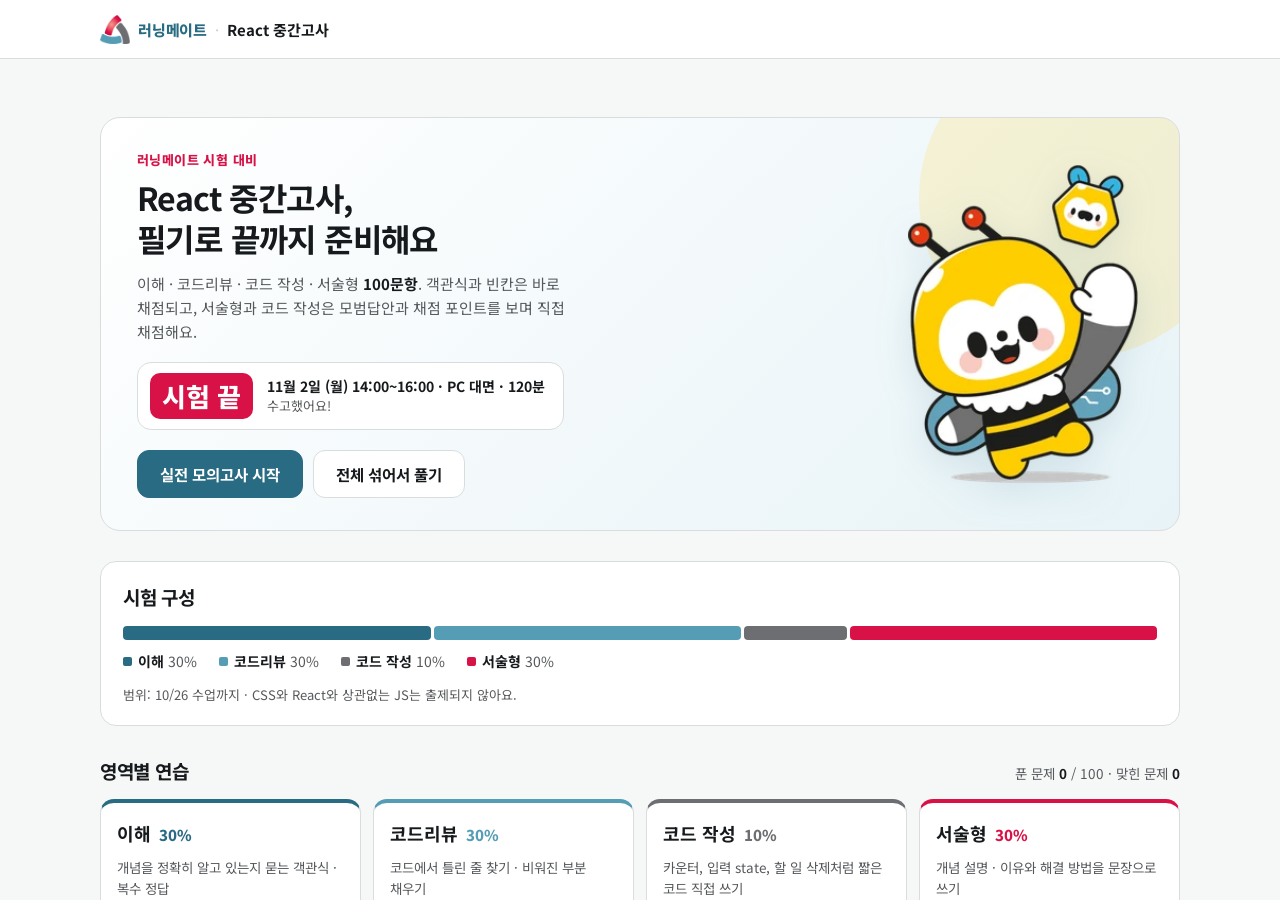
<file: index.html>
<!doctype html>
<html lang="ko">
<head>
<meta charset="utf-8">
<script src="https://learningmate-lab.github.io/track.js" data-site="react-exam-lab" defer></script>
<title>React 중간고사 연습실 · 러닝메이트</title>
<meta name="viewport" content="width=device-width, initial-scale=1">
<link rel="preconnect" href="https://fonts.googleapis.com"><link rel="preconnect" href="https://fonts.gstatic.com" crossorigin>
<link rel="stylesheet" href="https://fonts.googleapis.com/css2?family=Noto+Sans+KR:wght@400;500;700;800&display=swap">
<style>/* React 중간고사 연습실 — 러닝메이트(연암공과대학교) 브랜드 색 */
:root {
  color-scheme: light;
  --bg: #f6f8f8; --card: #ffffff; --fg: #171a1c; --mut: #56595c; --line: #d9ddde; --input: #c9ced0;
  --pri: #286b82; --pri-h: #20576b; --pri-soft: #e7f3f7;
  --red: #d81247; --red-soft: #fce7ec; --blue: #559cb5; --gray: #6d6e71;
  --ok: #236c50; --ok-soft: #e4f2ea; --warn: #8a4d08; --warn-soft: #fff0dc;
  --code: #1e1e1e;
  /* 영역 색: 학교 심벌의 청록 · 하늘 · 회색 · 빨강 */
  --a1: #286b82; --a2: #559cb5; --a3: #6d6e71; --a4: #d81247;
  --ui: "Noto Sans KR", "Apple SD Gothic Neo", system-ui, sans-serif;
  --mono: Consolas, "D2Coding", "Courier New", monospace;
  /* 예전 변수 이름(스크립트 안 인라인 스타일)과 맞춤 */
  --c-mut: var(--mut);
}
[hidden] { display: none !important; }
* { box-sizing: border-box; }
html, body { margin: 0; background: var(--bg); }
button { font-family: inherit; }
.page { position: fixed; inset: 0; overflow: auto; background: var(--bg); color: var(--fg); font: 15px/1.6 var(--ui); -webkit-text-size-adjust: 100%; word-break: keep-all; overflow-wrap: break-word; }

/* ---------- 버튼 ---------- */
.btn { display: inline-flex; align-items: center; justify-content: center; gap: 6px; border: 1px solid var(--line); background: var(--card); color: var(--fg); border-radius: 10px; padding: 9px 16px; font-weight: 700; cursor: pointer; font-size: 14px; line-height: 1.3; text-decoration: none; }
.btn:hover { border-color: var(--pri); color: var(--pri); }
.btn:focus-visible, .acard:focus-visible, .brand:focus-visible { outline: 2px solid var(--pri); outline-offset: 2px; }
.btn.pri { background: var(--pri); border-color: var(--pri); color: #fff; }
.btn.pri:hover { background: var(--pri-h); border-color: var(--pri-h); color: #fff; }
.btn:disabled { opacity: .45; cursor: default; pointer-events: none; }
.btn.lg { padding: 13px 22px; font-size: 15.5px; border-radius: 12px; }
.btn.sm { padding: 6px 12px; font-size: 13.5px; border-radius: 8px; }
.btn.quiet { border-color: transparent; background: transparent; color: var(--mut); font-weight: 600; }
.btn.quiet:hover { color: var(--red); border-color: transparent; }
.btn .cnt { min-width: 22px; padding: 0 6px; border-radius: 999px; background: var(--red-soft); color: var(--red); font-size: 12.5px; font-variant-numeric: tabular-nums; }

/* ---------- 상단 막대 ---------- */
.topbar { position: sticky; top: 0; z-index: 5; background: #fffffff2; border-bottom: 1px solid var(--line); backdrop-filter: blur(6px); }
.tb-in { max-width: 1120px; margin: 0 auto; height: 58px; padding: 0 20px; display: flex; align-items: center; justify-content: space-between; gap: 12px; }
.brand { display: inline-flex; align-items: center; gap: 8px; border: 0; background: none; padding: 4px 6px 4px 0; cursor: pointer; color: var(--fg); font-size: 15px; min-width: 0; border-radius: 8px; }
.brand img { width: 30px; height: 29px; flex: none; }
.brand b { font-weight: 800; letter-spacing: -.2px; color: var(--pri); white-space: nowrap; }
.brand .sep { color: var(--input); }
.brand .tb-t { font-weight: 700; white-space: nowrap; overflow: hidden; text-overflow: ellipsis; }
.tb-r { display: flex; align-items: center; gap: 8px; flex: none; }
.tm { font-variant-numeric: tabular-nums; font-weight: 800; font-size: 14px; color: var(--pri); background: var(--pri-soft); padding: 5px 12px; border-radius: 8px; white-space: nowrap; }
.tm.low { color: #fff; background: var(--red); }

/* ---------- 홈 ---------- */
.home { max-width: 1120px; margin: 0 auto; padding: 28px 20px 56px; }
.hero { position: relative; display: grid; grid-template-columns: minmax(0, 1fr) 240px; align-items: center; gap: 24px; background: linear-gradient(135deg, #ffffff 0%, var(--pri-soft) 100%); border: 1px solid var(--line); border-radius: 20px; padding: 32px 36px; overflow: hidden; }
.hero::before { content: ""; position: absolute; right: -60px; top: -80px; width: 320px; height: 320px; border-radius: 50%; background: #ffd23f33; }
.hero > * { position: relative; }
.eyebrow { margin: 0 0 6px; font-size: 13px; font-weight: 800; color: var(--red); letter-spacing: .4px; }
.hero h1 { margin: 0; font-size: 32px; line-height: 1.3; letter-spacing: -.6px; text-wrap: balance; }
.lead { margin: 12px 0 0; color: var(--mut); max-width: 58ch; }
.lead b { color: var(--fg); }
.dday { margin-top: 18px; display: inline-flex; align-items: center; gap: 14px; background: var(--card); border: 1px solid var(--line); border-radius: 14px; padding: 10px 18px 10px 12px; max-width: 100%; }
.dday > b { font-size: 26px; font-weight: 800; color: #fff; background: var(--red); border-radius: 10px; padding: 2px 12px; font-variant-numeric: tabular-nums; white-space: nowrap; }
.dday > span { display: flex; flex-direction: column; line-height: 1.45; min-width: 0; }
.dd-date { font-weight: 700; font-size: 14px; }
.dd-small { color: var(--mut); font-size: 13px; }
.hero-cta { margin-top: 20px; display: flex; gap: 10px; flex-wrap: wrap; }
.mascot { width: 230px; height: auto; justify-self: center; filter: drop-shadow(0 10px 18px #286b8222); }

.home section { margin-top: 30px; }
.home h2 { margin: 0; font-size: 19px; letter-spacing: -.3px; }
.comp { background: var(--card); border: 1px solid var(--line); border-radius: 16px; padding: 20px 22px; }
.wbar { display: flex; gap: 3px; height: 14px; margin-top: 14px; }
.wbar i { display: block; border-radius: 4px; }
.wbar .a1 { background: var(--a1); } .wbar .a2 { background: var(--a2); } .wbar .a3 { background: var(--a3); } .wbar .a4 { background: var(--a4); }
.wlab { display: flex; flex-wrap: wrap; gap: 6px 22px; margin-top: 10px; font-size: 14px; color: var(--mut); }
.wlab span { flex: none !important; white-space: nowrap; }
.wlab b { color: var(--fg); }
.wlab span::before { content: ""; display: inline-block; width: 9px; height: 9px; border-radius: 2px; margin-right: 6px; vertical-align: 1px; background: var(--a1); }
.wlab span:nth-child(2)::before { background: var(--a2); } .wlab span:nth-child(3)::before { background: var(--a3); } .wlab span:nth-child(4)::before { background: var(--a4); }
.comp .note { margin: 12px 0 0; font-size: 13px; color: var(--mut); }
.sec-h { display: flex; align-items: baseline; justify-content: space-between; gap: 12px; flex-wrap: wrap; }
.sec-h .sum { color: var(--mut); font-size: 13.5px; }
.sec-h .sum b { color: var(--fg); font-variant-numeric: tabular-nums; }
.areas { margin-top: 12px; display: grid; grid-template-columns: repeat(4, minmax(0, 1fr)); gap: 12px; }
.acard { --ac: var(--a1); text-align: left; display: flex; flex-direction: column; gap: 10px; background: var(--card); border: 1px solid var(--line); border-top: 4px solid var(--ac); border-radius: 14px; padding: 16px 16px 14px; cursor: pointer; color: var(--fg); font: inherit; transition: transform .12s, box-shadow .12s; }
.acard:hover { transform: translateY(-2px); box-shadow: 0 10px 22px #171a1c14; }
.acard.a2 { --ac: var(--a2); } .acard.a3 { --ac: var(--a3); } .acard.a4 { --ac: var(--a4); }
.a-top { display: flex; justify-content: space-between; align-items: baseline; gap: 8px; }
.a-top b { font-size: 18px; white-space: nowrap; }
.a-w { font-weight: 800; color: var(--ac); font-variant-numeric: tabular-nums; }
.a-d { color: var(--mut); font-size: 13.5px; line-height: 1.55; min-height: 42px; }
.a-cnt { display: flex; justify-content: space-between; gap: 6px; font-size: 12.5px; color: var(--mut); flex-wrap: wrap; }
.a-cnt b { color: var(--fg); font-variant-numeric: tabular-nums; }
.prog { position: relative; height: 6px; border-radius: 3px; background: #eceeef; overflow: hidden; }
.prog i { position: absolute; left: 0; top: 0; bottom: 0; border-radius: 3px; }
.prog .dn { background: #c9ced0; }
.prog .ok { background: var(--ac); }
.a-go { font-weight: 800; font-size: 13.5px; color: var(--ac); }
.tools { margin-top: 14px; display: flex; gap: 8px; flex-wrap: wrap; align-items: center; }
.tools .quiet { margin-left: auto; }
.foot-note { margin-top: 28px; color: var(--mut); font-size: 13px; }
@media (prefers-reduced-motion: reduce) { .acard { transition: none; } .acard:hover { transform: none; } }

/* ---------- 문제 화면 ---------- */
.cbt { display: grid; grid-template-rows: auto minmax(0, 1fr); height: 100%; }
.cbt .topbar { position: static; }
.cbt .tb-in { max-width: none; }
.cbt-body { display: grid; grid-template-columns: minmax(0, 1fr) 270px; min-height: 0; }
.qwrap { overflow: auto; padding: 26px 32px 80px; }
.qcard { max-width: 860px; margin: 0 auto; }
.qhead { display: flex; align-items: center; gap: 6px; color: var(--mut); font-size: 13px; margin-bottom: 10px; flex-wrap: wrap; }
.qn { font-weight: 800; color: var(--fg); font-size: 18px; margin-right: 2px; }
.tag { font-size: 12px; font-weight: 700; padding: 2px 9px; border-radius: 999px; background: #eceeef; color: #3c4043; }
.tag.k { background: var(--pri-soft); color: var(--pri); }
.qtext { font-size: 17px; font-weight: 700; line-height: 1.65; margin: 0 0 16px; white-space: pre-wrap; word-break: keep-all; overflow-wrap: anywhere; }
.opts { display: flex; flex-direction: column; gap: 8px; }
.opt { display: flex; gap: 12px; align-items: flex-start; padding: 12px 14px; border: 1.5px solid var(--line); border-radius: 12px; background: var(--card); cursor: pointer; text-align: left; font-size: 15px; line-height: 1.55; color: var(--fg); overflow-wrap: anywhere; }
.opt:hover { border-color: var(--blue); }
.opt .mk { flex: none; width: 24px; height: 24px; border-radius: 50%; border: 1.5px solid var(--input); display: grid; place-items: center; font-size: 12.5px; font-weight: 700; color: var(--mut); }
.opts.multi .opt .mk { border-radius: 6px; }
.opt.on { border-color: var(--pri); background: var(--pri-soft); }
.opt.on .mk { background: var(--pri); border-color: var(--pri); color: #fff; }
.opt.right { border-color: var(--ok); background: var(--ok-soft); }
.opt.right .mk { background: var(--ok); border-color: var(--ok); color: #fff; }
.opt.wrong { border-color: var(--red); background: var(--red-soft); }
.opt.wrong .mk { background: var(--red); border-color: var(--red); color: #fff; }
.opt code, .qtext code, .exp code, .ri code { font-family: var(--mono); font-size: .92em; background: #eceeef; padding: 0 4px; border-radius: 4px; }

/* 코드 (어두운 편집기 색 그대로) */
.code { background: var(--code); color: #d4d4d4; border-radius: 12px; padding: 12px 0; font: 14px/1.6 var(--mono); overflow: auto; margin: 0 0 16px; max-width: 100%; }
.code .cl { display: grid; grid-template-columns: 44px minmax(0, 1fr); padding-right: 16px; white-space: pre; }
.code .cl .n { color: #6e7681; text-align: right; padding-right: 14px; user-select: none; }
.code.pick .cl { cursor: pointer; }
.code.pick .cl:hover { background: #ffffff14; }
.code .cl.on { background: #559cb566; }
.code .cl.right { background: #236c5099; }
.code .cl.wrong { background: #d8124766; }
.code input.blank { font: inherit; width: 14ch; background: #2a2f3a; color: #fff; border: 1px solid #5a6478; border-radius: 4px; padding: 0 6px; outline: none; }
.code input.blank:focus { border-color: #8fd0ea; }
.code input.blank.right { border-color: #3fb27f; background: #236c5099; }
.code input.blank.wrong { border-color: #ff6b8e; background: #d8124766; }
.hl-k { color: #569cd6; } .hl-c { color: #c586c0; } .hl-s { color: #ce9178; } .hl-n { color: #b5cea8; } .hl-cm { color: #6a9955; } .hl-f { color: #dcdcaa; } .hl-t { color: #4ec9b0; } .hl-a { color: #9cdcfe; } .hl-tag { color: #569cd6; } .hl-p { color: #808080; }

.qact { display: flex; gap: 8px; margin-top: 18px; flex-wrap: wrap; align-items: center; }
.exp { margin-top: 16px; padding: 14px 16px; border-radius: 12px; background: var(--card); border: 1px solid var(--line); line-height: 1.7; overflow-wrap: anywhere; }
.exp.ok { border-color: #9cc9b4; background: var(--ok-soft); }
.exp.no { border-color: #f0a3b8; background: var(--red-soft); }
.exp b.r { color: var(--ok); } .exp b.w { color: var(--red); }
.exp .fix { margin-top: 8px; font-family: var(--mono); font-size: 13.5px; background: var(--code); color: #d4d4d4; padding: 8px 12px; border-radius: 8px; white-space: pre-wrap; }

/* 서술형 · 코드 작성 */
textarea.essay { display: block; width: 100%; min-height: 190px; resize: vertical; font: 15.5px/1.75 var(--ui); padding: 12px 14px; border: 1.5px solid var(--line); border-radius: 12px; background: #fff; color: var(--fg); outline: none; }
textarea.essay:focus { border-color: var(--pri); box-shadow: 0 0 0 3px var(--pri-soft); }
textarea.essay.mono { font: 14px/1.6 var(--mono); background: var(--code); color: #d4d4d4; border-color: #333; min-height: 260px; tab-size: 2; white-space: pre; }
textarea.essay.mono:focus { border-color: var(--blue); box-shadow: none; }
textarea.essay[readonly] { opacity: .85; }
.ecount { text-align: right; font-size: 12.5px; color: var(--mut); margin-top: 4px; font-variant-numeric: tabular-nums; }
.essay-res .eh { display: flex; justify-content: space-between; align-items: center; margin-bottom: 6px; }
.essay-res .esc { font-weight: 800; font-size: 18px; color: var(--pri); font-variant-numeric: tabular-nums; }
.essay-res .ans-t { margin: 0 0 4px; }
.essay-res .code { margin: 4px 0; }
.rub { margin-top: 12px; display: flex; flex-direction: column; gap: 6px; }
.rub .rh { font-size: 13px; color: var(--mut); }
.rub .ri { display: grid; grid-template-columns: auto minmax(0, 1fr) auto; gap: 10px; align-items: center; padding: 9px 12px; border: 1.5px solid var(--line); border-radius: 10px; background: #fff; cursor: pointer; font-size: 14.5px; }
.rub .ri input { width: 18px; height: 18px; accent-color: var(--ok); margin: 0; }
.rub .ri.on { border-color: #9cc9b4; background: var(--ok-soft); }
.rub .ri b { font-variant-numeric: tabular-nums; color: var(--mut); white-space: nowrap; }
.rub .ri.on b { color: var(--ok); }
.ex2 { margin-top: 10px; font-size: 14px; color: var(--mut); }

/* 오른쪽 패널 */
.side { border-left: 1px solid var(--line); background: var(--card); overflow: auto; padding: 18px 16px; display: flex; flex-direction: column; gap: 12px; }
.side h4 { margin: 0; font-size: 13px; color: var(--mut); }
.grid { display: grid; grid-template-columns: repeat(5, 1fr); gap: 6px; }
.grid button { height: 34px; border: 1.5px solid var(--line); background: #fff; border-radius: 8px; cursor: pointer; font-weight: 700; font-size: 13px; color: var(--mut); font-variant-numeric: tabular-nums; }
.grid button.ans { background: var(--pri-soft); color: var(--pri); border-color: #b9dbe6; }
.grid button.cur { border-color: var(--pri); color: var(--pri); box-shadow: 0 0 0 2px var(--pri-soft); }
.grid button.ok { background: var(--ok-soft); border-color: #9cc9b4; color: var(--ok); }
.grid button.no { background: var(--red-soft); border-color: #f0a3b8; color: var(--red); }
.side .flt { display: flex; flex-direction: column; gap: 6px; font-size: 13.5px; }
.side select { color: var(--fg); font: inherit; padding: 7px 8px; border-radius: 8px; border: 1px solid var(--line); background: #fff; }
.side .stat { font-size: 13.5px; color: var(--mut); }
.side .stat b { color: var(--fg); }

/* ---------- 채점 · 결과 ---------- */
.report { max-width: 880px; margin: 0 auto; padding: 30px 20px 80px; }
.report h1 { margin: 0 0 6px; font-size: 26px; letter-spacing: -.4px; }
.rep-hero { display: flex; align-items: center; justify-content: space-between; gap: 16px; background: linear-gradient(135deg, #fff 0%, var(--pri-soft) 100%); border: 1px solid var(--line); border-radius: 18px; padding: 24px 28px; }
.rep-sub { margin: 0; color: var(--mut); }
.big { font-size: 56px; font-weight: 800; letter-spacing: -1px; color: var(--pri); line-height: 1.2; margin-top: 8px; font-variant-numeric: tabular-nums; }
.big span { font-size: 22px; color: var(--mut); font-weight: 700; }
.rep-msg { margin: 4px 0 0; font-weight: 700; }
.rep-mascot { width: 130px; height: auto; flex: none; }
.rows { margin-top: 18px; display: flex; flex-direction: column; gap: 8px; }
.rrow { display: grid; grid-template-columns: minmax(0, 1fr) auto; gap: 8px; background: var(--card); border: 1px solid var(--line); border-radius: 12px; padding: 12px 16px; }
.rrow b { font-variant-numeric: tabular-nums; }
.rrow .bar { grid-column: 1 / 3; height: 8px; border-radius: 4px; background: #eceeef; overflow: hidden; }
.rrow .bar i { display: block; height: 100%; background: var(--pri); }
.rows .rrow:nth-child(2) .bar i { background: var(--a2); }
.rows .rrow:nth-child(3) .bar i { background: var(--a3); }
.rows .rrow:nth-child(4) .bar i { background: var(--a4); }
.sg .sg-lead { color: var(--mut); margin: 0 0 6px; }
.sg-item { background: var(--card); border: 1px solid var(--line); border-radius: 14px; padding: 18px 20px; margin-top: 16px; }
.sg-item h4 { margin: 4px 0 6px; font-size: 13.5px; color: var(--mut); }
.sg-item .qtext { font-size: 16px; margin-bottom: 10px; }
pre.mine { white-space: pre-wrap; word-break: break-word; background: var(--bg); border: 1px solid var(--line); border-radius: 10px; padding: 10px 12px; font: 14.5px/1.65 var(--ui); margin: 0; }
pre.mine.mono { font-family: var(--mono); font-size: 13.5px; }
.mine-none { margin: 0; color: var(--red); font-size: 14px; }

/* ---------- 대화상자 ---------- */
.dlg-back { position: fixed; inset: 0; z-index: 100; background: #171a1c66; display: grid; place-items: center; padding: 16px; }
.dlg { width: 440px; max-width: 100%; background: #fff; color: var(--fg); border-radius: 16px; padding: 22px 22px 18px; box-shadow: 0 20px 50px #0004; font: 15px/1.6 var(--ui); border-top: 4px solid var(--pri); }
.dlg-t { font-weight: 800; font-size: 17px; }
.dlg-m { margin-top: 8px; color: var(--mut); font-size: 14.5px; }
.dlg-b { display: flex; justify-content: flex-end; gap: 8px; margin-top: 18px; flex-wrap: wrap; }
.dlg-btn { border: 1px solid var(--line); background: #fff; color: var(--fg); border-radius: 10px; padding: 9px 18px; font-weight: 700; cursor: pointer; font-size: 14px; }
.dlg-btn.pri { background: var(--pri); border-color: var(--pri); color: #fff; }
.dlg-btn:focus-visible { outline: 2px solid var(--pri); outline-offset: 2px; }

/* ---------- 좁은 화면 ---------- */
@media (max-width: 980px) {
  .areas { grid-template-columns: repeat(2, minmax(0, 1fr)); }
}
@media (max-width: 900px) {
  .cbt { height: auto; min-height: 100%; }
  .cbt-body { grid-template-columns: 1fr; }
  .side { border-left: 0; border-top: 1px solid var(--line); }
  .qwrap { padding: 18px 16px 30px; overflow: visible; }
}
@media (max-width: 720px) {
  .tb-in { padding: 0 16px; height: 54px; }
  .brand .sep, .brand b { display: none; }
  .home { padding: 16px 16px 40px; }
  .hero { grid-template-columns: 1fr; padding: 22px 18px; gap: 4px; }
  .hero h1 { font-size: 24px; }
  .mascot { position: absolute; right: 6px; top: 8px; width: 78px; }
  .hero .eyebrow, .hero h1 { padding-right: 76px; }
  .dday { gap: 10px; padding: 8px 12px 8px 8px; }
  .dday > b { font-size: 21px; padding: 2px 10px; }
  .hero-cta .btn { flex: 1 1 auto; }
  .comp { padding: 16px; }
  .wlab { display: grid; grid-template-columns: 1fr 1fr; gap: 4px 12px; font-size: 13px; }
  .areas { grid-template-columns: 1fr; }
  .a-d { min-height: 0; }
  .tools .quiet { margin-left: 0; }
  .report { padding: 18px 16px 60px; }
  .rep-hero { padding: 18px; }
  .rep-mascot { width: 84px; }
  .big { font-size: 44px; }
  .sg-item { padding: 14px; }
}
</style>
</head>
<body>

<div id="home" class="page"></div>
<div id="cbt" class="page" hidden></div>
<script>window.RL = window.RL || {}; window.RL.DATA = {"written": [{"id": "w001", "ch": "1장", "type": "single", "q": "다음 코드의 실행 결과로 옳은 것은? (줄바꿈은 공백으로 표시)", "code": "const repeat = (count, callback) => {\n  for (let idx = 1; idx <= count; idx++) {\n    callback(idx);\n  }\n};\n\nrepeat(3, (idx) => console.log(idx * 2));", "lang": "js", "options": ["1 2 3", "2 4 6", "6", "undefined", "오류가 발생한다"], "answer": [1], "pick": 1, "explain": "repeat에 두 번째 인수로 전달한 화살표 함수가 콜백 함수다. repeat 안의 반복문이 idx 1, 2, 3으로 콜백을 호출하므로 2, 4, 6이 출력된다. 리액트의 onClick={() => ...}, map((it) => ...)도 모두 이렇게 함수를 인수로 넘기는 콜백 패턴이다."}, {"id": "w002", "ch": "2장", "type": "single", "q": "List 컴포넌트에 빈 배열을 전달했을 때(<List items={[]} />) 화면에 표시되는 것은?", "code": "function List({ items }) {\n  return (\n    <div>\n      {items.length && <p>{items.length}개의 항목<\/p>}\n    <\/div>\n  );\n}", "lang": "jsx", "options": ["아무것도 표시되지 않는다", "0", "false", "0개의 항목"], "answer": [1], "pick": 1, "explain": "&& 연산자는 왼쪽 값이 falsy이면 그 값을 그대로 반환한다(단락 평가). items.length가 0이므로 0이 반환되는데, 숫자 0은 JSX에서 화면에 출력된다. 아무것도 안 보이게 하려면 items.length > 0 && ... 처럼 불리언 조건을 써야 한다."}, {"id": "w003", "ch": "2장", "type": "single", "q": "다음 코드의 실행 결과로 옳은 것은?", "code": "const person = { name: \"이정환\", age: 27 };\nconst { name, age, hobby = \"독서\" } = person;\n\nconsole.log(name, age, hobby);", "lang": "js", "options": ["이정환 27 undefined", "이정환 27 독서", "undefined undefined 독서", "오류가 발생한다"], "answer": [1], "pick": 1, "explain": "객체 구조 분해 할당은 프로퍼티 이름이 같은 변수에 값을 담는다. person에 hobby가 없지만 기본값 '독서'를 지정했으므로 hobby는 '독서'가 된다. Props를 ({ name, favorList = [] })처럼 받는 것도 같은 문법이다."}, {"id": "w004", "ch": "2장", "type": "multi", "q": "다음 배열 메서드 중 원본 배열을 변경하지 않고 새 배열을 반환하는 것을 모두 고르시오. (State 배열을 업데이트할 때 주로 쓰인다)", "options": ["map", "filter", "push", "sort", "concat"], "answer": [0, 1, 4], "pick": 3, "explain": "map, filter, concat은 원본은 그대로 두고 새 배열을 만들어 반환한다. push는 원본 끝에 요소를 추가하고 새 길이를 반환하며, sort는 원본 배열 자체를 정렬한다. 리액트 State는 원본을 직접 바꾸면 안 되므로 새 배열을 만드는 메서드를 쓴다."}, {"id": "w005", "ch": "2장", "type": "multi", "q": "다음 중 falsy한 값을 모두 고르시오.", "options": ["0", "\"0\" (문자열 0)", "\"\" (빈 문자열)", "[] (빈 배열)", "null", "NaN"], "answer": [0, 2, 4, 5], "pick": 4, "explain": "falsy 값은 false, undefined, null, 0, -0, NaN, \"\"(빈 문자열), 0n 이다. 문자열 \"0\"은 비어 있지 않은 문자열이고, 빈 배열 []도 객체이므로 truthy이다. 할 일 앱의 if (!content)처럼 빈 입력을 막을 때 활용된다."}, {"id": "w006", "ch": "3장", "type": "single", "q": "package.json의 dependencies에 \"lodash\": \"^4.17.21\" 이라고 적혀 있다. 허용되는 버전 범위로 옳은 것은?", "options": ["정확히 4.17.21 버전만", "4.17.21 이상 4.18.0 미만", "4.17.21 이상 5.0.0 미만", "4.17.21 이하의 모든 버전", "항상 최신(latest) 버전"], "answer": [2], "pick": 1, "explain": "캐럿(^)은 메이저 버전(맨 앞 숫자)은 고정하고 마이너·패치 버전은 최신까지 허용한다는 뜻이다. 그래서 ^4.17.21은 4.17.21 이상 5.0.0 미만이다. 참고로 틸드(~4.17.21)는 4.17.21 이상 4.18.0 미만이다."}, {"id": "w007", "ch": "3장", "type": "single", "q": "circle.js가 다음과 같을 때, 다른 파일에서 불러오는 코드 중 오류가 발생하는 것은?", "code": "// circle.js\nexport const PI = 3.141592;\n\nexport default function getArea(radius) {\n  return PI * radius * radius;\n}", "lang": "js", "options": ["import getArea, { PI } from \"./circle.js\";", "import area from \"./circle.js\";", "import { PI } from \"./circle.js\";", "import * as circle from \"./circle.js\";", "import { area } from \"./circle.js\";"], "answer": [4], "pick": 1, "explain": "export default로 내보낸 기본값은 중괄호 없이 원하는 이름(area 등)으로 불러올 수 있다. 하지만 중괄호 { }로 불러오는 개별 내보내기는 내보낸 이름과 똑같아야 한다. circle.js에는 area라는 이름으로 내보낸 값이 없으므로 { area }는 오류가 난다."}, {"id": "w008", "ch": "3장", "type": "multi", "q": "Node.js 패키지 루트에서 npm i lodash 를 실행했을 때 일어나는 변화를 모두 고르시오.", "options": ["패키지 루트에 node_modules 폴더가 생성된다", "package.json에 dependencies 항목이 추가된다", "설치된 라이브러리의 정확한 버전을 기록하는 package-lock.json 파일이 생성된다", "src 폴더와 index.html이 자동으로 생성된다", "package.json의 \"type\"이 \"module\"로 자동 변경된다"], "answer": [0, 1, 2], "pick": 3, "explain": "라이브러리를 설치하면 실제 파일이 저장되는 node_modules, 버전 범위가 적힌 package.json의 dependencies, 정확한 버전이 적힌 package-lock.json 세 가지가 생긴다. \"type\": \"module\"은 ESM을 쓰려고 직접 추가하는 설정이다."}, {"id": "w009", "ch": "3장", "type": "blank", "q": "Node.js 패키지에서 ESM(import/export) 문법을 사용하고, npm start(run 생략) 명령으로 index.js를 실행하려고 한다. package.json의 빈칸을 채우시오.", "code": "{\n  \"name\": \"chapter3\",\n  \"version\": \"1.0.0\",\n  \"type\": \"___1___\",\n  \"scripts\": {\n    \"___2___\": \"node index.js\"\n  }\n}", "lang": "json", "blanks": [["module"], ["start"]], "explain": "Node.js는 기본적으로 CommonJS를 사용하므로 ESM을 쓰려면 \"type\": \"module\"을 추가해야 한다. scripts는 명령어 매크로이며, start 스크립트는 run을 생략해 npm start로도 실행할 수 있다."}, {"id": "w010", "ch": "4장", "type": "single", "q": "리액트(React)의 특징으로 옳지 않은 것은?", "options": ["페이지를 컴포넌트 단위로 나누어 개발하고, 레고 블록처럼 조립해 페이지를 구성한다", "공통으로 쓰는 UI를 컴포넌트로 만들어 두면, 컴포넌트만 수정해도 사용하는 모든 곳에 반영된다", "변경 사항을 버추얼 돔(Virtual DOM)에 먼저 반영한 뒤 실제 돔을 효율적으로 업데이트한다", "화면을 바꾸려면 개발자가 DOM API로 수정할 요소를 직접 찾아 하나하나 고쳐야 한다", "페이스북(Meta) 개발팀이 만들어 오픈소스로 공개한 UI 라이브러리이다"], "answer": [3], "pick": 1, "explain": "리액트는 '어떤 요소를 어떻게 고칠지' 개발자가 고민하지 않아도 되도록, State가 바뀌면 알아서 화면을 다시 그려 준다(쉽고 간단한 업데이트). DOM API로 요소를 직접 찾아 수정하는 것은 리액트 없이 순수 자바스크립트로 개발할 때의 방식이다."}, {"id": "w011", "ch": "4장", "type": "single", "q": "버추얼 돔(Virtual DOM)에 대한 설명으로 가장 옳은 것은?", "options": ["브라우저가 HTML을 해석해 직접 만드는 실제 DOM 트리를 말한다", "실제 DOM의 사본으로, 여러 변경 사항을 모았다가 실제 DOM에 한 번에 반영해 불필요한 렌더링을 줄인다", "버추얼 돔을 사용하면 브라우저의 레이아웃·페인팅 단계가 아예 생략된다", "State가 바뀔 때마다 실제 DOM을 즉시 여러 번 수정하기 위한 도구이다"], "answer": [1], "pick": 1, "explain": "버추얼 돔은 실제 돔의 '가상 사본'이다. 리액트는 변경 사항을 먼저 버추얼 돔에 반영해 모아 두었다가 실제 돔은 한 번에 업데이트한다. 그래서 비용이 큰 레이아웃·페인팅이 여러 번 반복되는 것을 줄여 준다(완전히 없애는 것은 아님)."}, {"id": "w012", "ch": "4장", "type": "single", "q": "Vite로 만든 리액트 프로젝트에서 개발 서버를 실행하는 명령어와 기본 접속 주소로 옳은 것은?", "options": ["npm start — http://localhost:3000", "npm run dev — http://localhost:5173", "npm run build — http://localhost:5173", "npm run dev — http://localhost:3000", "node main.jsx — http://localhost:8080"], "answer": [1], "pick": 1, "explain": "Vite 프로젝트는 package.json의 scripts에 \"dev\"가 있어 npm run dev로 실행하고, 기본 주소는 http://localhost:5173 이다. npm start와 3000번 포트는 CRA(Create React App)의 방식이고, npm run build는 배포용 빌드 명령이다."}, {"id": "w013", "ch": "4장", "type": "single", "q": "다음 main.jsx 코드에 대한 설명으로 옳은 것은?", "code": "import { createRoot } from \"react-dom/client\";\nimport App from \"./App.jsx\";\n\ncreateRoot(document.getElementById(\"root\")).render(<App />);", "lang": "jsx", "options": ["index.html에 있는 id가 root인 요소를 리액트 앱의 루트로 만들고, 그 아래에 App 컴포넌트를 렌더링한다", "App 컴포넌트가 index.html 파일을 새로 생성한다", "root라는 이름의 컴포넌트를 App 컴포넌트 안에 렌더링한다", "render 메서드는 App 컴포넌트를 서버로 전송한다"], "answer": [0], "pick": 1, "explain": "createRoot는 인수로 받은 DOM 요소(index.html의 <div id=\"root\">)를 리액트 앱의 루트로 만든다. 이어서 render(<App />)가 그 루트 아래에 App 컴포넌트를 추가해 화면에 나타나게 한다."}, {"id": "w014", "ch": "4장", "type": "multi", "q": "Vite로 생성한 리액트 프로젝트에 대한 설명으로 옳은 것을 모두 고르시오.", "options": ["index.html이 프로젝트 루트 폴더에 있고 앱의 시작점(엔트리) 역할을 한다", "CRA의 src/index.js 역할을 src/main.jsx가 담당한다", "node_modules 없이 공유받은 프로젝트는 npm install(npm i)로 라이브러리를 다시 설치해야 한다", "기본 개발 서버 포트는 3000번이다", "npm run dev를 실행하면 bundle.js를 먼저 만들어 public 폴더에 저장한다"], "answer": [0, 1, 2], "pick": 3, "explain": "Vite는 루트의 index.html이 엔트리이며, 개발 중에는 번들 파일 없이 ESM 모듈을 직접 불러온다(번들링은 npm run build 때 수행). main.jsx가 CRA의 index.js를 대체하고, 기본 포트는 5173이다."}, {"id": "w015", "ch": "4장", "type": "blank", "q": "Vite 리액트 앱의 main.jsx이다. index.html의 <div id=\"root\"><\/div>를 루트로 하여 App 컴포넌트를 렌더링하도록 빈칸을 채우시오.", "code": "import { createRoot } from \"react-dom/client\";\nimport App from \"./App.jsx\";\n\ncreateRoot(document.getElementById(\"___1___\")).___2___(<App />);", "lang": "jsx", "blanks": [["root"], ["render"]], "explain": "createRoot는 id가 root인 DOM 요소를 리액트 앱의 루트로 만들고, render 메서드는 인수로 받은 컴포넌트(App)를 그 루트 아래에 렌더링한다."}, {"id": "w016", "ch": "5장", "type": "single", "q": "다음 컴포넌트가 화면에 표시하는 내용으로 옳은 것은? (세 <p> 태그의 내용을 순서대로 / 로 구분)", "code": "function Body() {\n  const num = 10;\n  const isOk = true;\n  const str = \"리액트\";\n  return (\n    <div>\n      <p>{num + 5}<\/p>\n      <p>{isOk}<\/p>\n      <p>{str + num}<\/p>\n    <\/div>\n  );\n}", "lang": "jsx", "options": ["15 / true / 리액트10", "15 / (빈 칸) / 리액트10", "105 / true / 리액트10", "15 / (빈 칸) / 리액트 + 10", "오류가 발생한다"], "answer": [1], "pick": 1, "explain": "{num + 5}는 산술 표현식이라 15가 출력된다. 불리언 값(true/false)은 JSX에서 화면에 렌더링되지 않으므로 두 번째 <p>는 비어 있다. 문자열 + 숫자는 문자열 연결이 되어 '리액트10'이 된다."}, {"id": "w017", "ch": "5장", "type": "single", "q": "주석 위치에 다음 표현식을 넣었을 때 'Objects are not valid as a React child' 오류가 발생하는 것은?", "code": "function Body() {\n  const user = { name: \"이정환\", age: 27 };\n  const list = [1, 2, 3];\n  return (\n    <div>\n      {/* 여기에 표현식이 들어간다 */}\n    <\/div>\n  );\n}", "lang": "jsx", "options": ["{user.name}", "{list}", "{null}", "{user}", "{String(true)}"], "answer": [3], "pick": 1, "explain": "JSX의 중괄호 안에 일반 객체를 넣으면 '객체는 리액트의 자식으로 유효하지 않다'는 오류가 난다. user.name처럼 프로퍼티로 접근해 원시값(문자열·숫자)으로 바꿔야 한다. 배열 [1, 2, 3]은 풀어서 123으로 출력되고, null은 무시된다."}, {"id": "w018", "ch": "5장", "type": "single", "q": "다음 코드의 화면 출력 결과로 옳은 것은?", "code": "function Body({ name, location, favorList = [] }) {\n  return (\n    <div>\n      {name}은 {location}에 살고 {favorList.length}개의 음식을 좋아합니다\n    <\/div>\n  );\n}\n\nfunction App() {\n  return <Body name=\"이정환\" location=\"부천시\" />;\n}", "lang": "jsx", "options": ["이정환은 부천시에 살고 0개의 음식을 좋아합니다", "이정환은 부천시에 살고 개의 음식을 좋아합니다", "이정환은 부천시에 살고 undefined개의 음식을 좋아합니다", "TypeError: Cannot read properties of undefined (reading 'length') 오류가 발생한다"], "answer": [0], "pick": 1, "explain": "App이 favorList를 전달하지 않았지만, Body에서 구조 분해 할당할 때 favorList = [] 로 기본값을 정해 두었다. 그래서 favorList는 빈 배열이 되고 length는 0이다. 기본값이 없었다면 undefined.length를 읽으려 해서 TypeError가 났을 것이다."}, {"id": "w019", "ch": "5장", "type": "single", "q": "Body 컴포넌트가 자신의 태그 사이에 배치된 ChildComp를 렌더링하려면 ? 자리에 props의 어떤 프로퍼티를 써야 하는가?", "code": "function ChildComp() {\n  return <div>child component<\/div>;\n}\n\nfunction Body(props) {\n  return <div>{props.?}<\/div>;\n}\n\nfunction App() {\n  return (\n    <Body>\n      <ChildComp />\n    <\/Body>\n  );\n}", "lang": "jsx", "options": ["child", "children", "ChildComp", "component", "elements"], "answer": [1], "pick": 1, "explain": "컴포넌트 태그 사이에 다른 컴포넌트나 요소를 배치하면 리액트가 자동으로 props의 children 프로퍼티에 담아 전달한다. 그래서 {props.children}(또는 구조 분해 할당한 {children})으로 렌더링한다."}, {"id": "w020", "ch": "5장", "type": "single", "q": "버튼을 클릭했을 때만 handleOnClick 함수가 실행되도록 올바르게 작성한 것은?", "options": ["<button onclick=\"handleOnClick()\">클릭<\/button>", "<button onClick={handleOnClick()}>클릭<\/button>", "<button onClick={handleOnClick}>클릭<\/button>", "<button onClick=\"handleOnClick\">클릭<\/button>"], "answer": [2], "pick": 1, "explain": "리액트에서는 이벤트 이름을 카멜 케이스(onClick)로 쓰고, 중괄호 안에 함수 자체(콜백)를 전달한다. handleOnClick()처럼 괄호를 붙이면 렌더링할 때 바로 호출되어 버리고, 문자열로 넣으면 동작하지 않는다."}, {"id": "w021", "ch": "5장", "type": "single", "q": "다음 컴포넌트에서 B 버튼을 클릭했을 때 콘솔에 출력되는 값은?", "code": "function Body() {\n  const handleOnClick = (e) => {\n    console.log(e.target.name);\n  };\n\n  return (\n    <div>\n      <button name=\"A버튼\" onClick={handleOnClick}>A<\/button>\n      <button name=\"B버튼\" onClick={handleOnClick}>B<\/button>\n    <\/div>\n  );\n}", "lang": "jsx", "options": ["A", "B", "A버튼", "B버튼", "undefined"], "answer": [3], "pick": 1, "explain": "이벤트 핸들러는 이벤트 객체 e를 매개변수로 받는다. e.target에는 이벤트가 발생한 요소(클릭한 B 버튼)가 저장되므로, e.target.name은 그 버튼의 name 속성값인 'B버튼'이다."}, {"id": "w022", "ch": "5장", "type": "single", "q": "다음 코드에 대한 설명으로 옳지 않은 것은?", "code": "const [light, setLight] = useState(\"off\");", "lang": "jsx", "options": ["useState는 2개의 요소를 담은 배열을 반환하며, 이를 배열 구조 분해 할당으로 받았다", "light는 현재 State 값을 저장하는 State 변수이다", "setLight는 State 값을 변경하는 set 함수이다", "\"off\"는 State의 초기값이다", "light = \"on\"; 처럼 State 변수에 직접 값을 대입해도 화면이 다시 렌더링된다"], "answer": [4], "pick": 1, "explain": "State 값은 반드시 set 함수(setLight)로 바꿔야 리액트가 변화를 알아채고 컴포넌트를 리렌더링한다. State 변수에 직접 대입하면 화면이 바뀌지 않으며, const로 선언했기 때문에 오히려 오류가 난다."}, {"id": "w023", "ch": "5장", "type": "single", "q": "StrictMode를 제거한 상태에서 페이지를 처음 열고 + 버튼을 정확히 3번 클릭했다. 콘솔에 Update!는 총 몇 번 출력되는가?", "code": "function Body() {\n  const [count, setCount] = useState(0);\n  console.log(\"Update!\");\n\n  return (\n    <div>\n      <h2>{count}<\/h2>\n      <button onClick={() => setCount(count + 1)}>+<\/button>\n    <\/div>\n  );\n}", "lang": "jsx", "options": ["1번", "3번", "4번", "6번"], "answer": [2], "pick": 1, "explain": "처음 화면에 렌더링(마운트)될 때 컴포넌트 함수가 한 번 호출되어 1번 출력된다. 이후 버튼을 누를 때마다 State가 바뀌어 컴포넌트 함수가 다시 호출(리렌더링)되므로 3번이 더 출력되어 총 4번이다."}, {"id": "w024", "ch": "5장", "type": "single", "q": "count가 0일 때 onClick 함수를 한 번 실행했다. 리렌더링 후 화면에 표시되는 count 값은?", "code": "const [count, setCount] = useState(0);\n\nconst onClick = () => {\n  setCount(count + 1);\n  setCount(count + 1);\n  setCount(count + 1);\n};", "lang": "jsx", "options": ["0", "1", "3", "오류가 발생한다"], "answer": [1], "pick": 1, "explain": "State는 렌더링 시점의 '스냅샷'이다. onClick 안에서 count는 계속 0이므로 세 줄 모두 setCount(0 + 1)을 요청하는 것과 같아 결과는 1이다. 3을 만들고 싶다면 setCount((prev) => prev + 1)처럼 함수형 업데이트를 써야 한다."}, {"id": "w025", "ch": "5장", "type": "single", "q": "useRef에 대한 설명으로 옳지 않은 것은?", "options": ["useRef(초기값)은 current 프로퍼티를 가진 Ref 객체를 반환한다", "<input ref={inputRef} />처럼 연결하면 inputRef.current로 해당 DOM 요소에 접근할 수 있다", "ref.current 값을 바꾸면 State처럼 컴포넌트가 자동으로 리렌더링된다", "리렌더링되어도 값이 유지되므로, 할 일 앱의 idRef처럼 컴포넌트 안의 변수로도 활용할 수 있다"], "answer": [2], "pick": 1, "explain": "Ref 객체의 current 값은 바꿔도 리렌더링을 일으키지 않는다. 그래서 화면에 보여 줄 값은 State로, 화면과 상관없이 기억만 하면 되는 값(id 카운터, DOM 요소 참조 등)은 Ref로 관리한다."}, {"id": "w026", "ch": "5장", "type": "multi", "q": "JSX 문법에 대한 설명으로 옳은 것을 모두 고르시오.", "options": ["<input>, <br>처럼 닫는 태그가 없는 요소도 <input />, <br />처럼 반드시 닫아야 한다", "컴포넌트가 반환하는 JSX는 하나의 최상위 태그로 감싸야 하며, 빈 태그 <><\/>(Fragment)를 사용할 수 있다", "HTML의 class 속성 대신 className을 사용한다", "if문은 JSX의 중괄호 { } 안에 직접 작성할 수 있다", "{true}처럼 불리언 값을 넣으면 화면에 \"true\"가 출력된다"], "answer": [0, 1, 2], "pick": 3, "explain": "JSX는 닫힘 규칙, 최상위 태그 규칙을 지켜야 하고 class는 자바스크립트 예약어라 className을 쓴다. if문은 값이 아닌 '문(statement)'이라 중괄호 안에 쓸 수 없으므로 삼항 연산자나 && 를 사용한다. 불리언 값은 화면에 렌더링되지 않는다."}, {"id": "w027", "ch": "5장", "type": "multi", "q": "함수 컴포넌트가 리렌더링되는 경우를 모두 고르시오.", "options": ["자신이 가진 State 값이 set 함수로 변경되었을 때", "부모로부터 받은 Props 값이 변경되었을 때", "부모 컴포넌트가 리렌더링되었을 때", "useRef로 만든 ref.current 값을 변경했을 때", "컴포넌트 안에서 let으로 선언한 일반 변수 값을 바꿨을 때"], "answer": [0, 1, 2], "pick": 3, "explain": "컴포넌트는 State 변경, Props 변경, 부모 리렌더링 때 다시 렌더링된다(부모가 리렌더되면 Props가 안 바뀐 자식도 함께 리렌더된다). ref.current나 일반 변수를 바꾸는 것은 리액트가 감지하지 않아 리렌더링을 일으키지 않는다."}, {"id": "w028", "ch": "5장", "type": "review", "q": "버튼을 누르기도 전에 'Too many re-renders' 오류가 발생한다. 잘못된 줄을 고르시오.", "code": "import { useState } from \"react\";\n\nfunction Counter() {\n  const [count, setCount] = useState(0);\n\n  const onIncrease = () => {\n    setCount(count + 1);\n  };\n\n  return (\n    <div>\n      <h2>{count}<\/h2>\n      <button onClick={onIncrease()}>+<\/button>\n    <\/div>\n  );\n}\n\nexport default Counter;", "lang": "jsx", "answer": [13], "fix": "<button onClick={onIncrease}>+<\/button>", "explain": "onClick={onIncrease()}는 렌더링할 때 함수를 즉시 호출한다. 그 안에서 setCount가 실행되어 다시 렌더링되고, 또 호출되고… 무한 반복이 된다. 이벤트 핸들러에는 함수 자체(onIncrease)를 전달해야 한다."}, {"id": "w029", "ch": "5장", "type": "review", "q": "다음 컴포넌트는 JSX 규칙에 맞지 않아 콘솔에 경고가 발생한다. 잘못된 줄을 고르시오.", "code": "import \"./Body.css\";\n\nfunction Body() {\n  const number = 1;\n  return (\n    <div class=\"body\">\n      <h1>body<\/h1>\n      <h2>{number}<\/h2>\n    <\/div>\n  );\n}\n\nexport default Body;", "lang": "jsx", "answer": [6], "fix": "<div className=\"body\">", "explain": "class는 자바스크립트의 예약어(클래스 문법)이기 때문에 JSX에서는 CSS 클래스를 지정할 때 className을 사용한다. 비슷하게 label의 for도 htmlFor로 쓴다."}, {"id": "w030", "ch": "5장", "type": "review", "q": "Welcome 컴포넌트의 내용이 화면에 나오지 않고, 콘솔에 'If you meant to render a React component, start its name with an uppercase letter' 경고가 뜬다. 잘못된 줄을 고르시오.", "code": "function Welcome() {\n  return <h1>환영합니다!<\/h1>;\n}\n\nfunction App() {\n  return (\n    <div>\n      <welcome />\n      <p>본문 내용<\/p>\n    <\/div>\n  );\n}\n\nexport default App;", "lang": "jsx", "answer": [8], "fix": "<Welcome />", "explain": "리액트는 소문자로 시작하는 태그를 HTML 태그로, 대문자로 시작하는 태그를 컴포넌트로 인식한다. 그래서 컴포넌트 이름은 항상 대문자로 시작하고, 사용할 때도 <Welcome />처럼 대문자로 써야 한다."}, {"id": "w031", "ch": "5장", "type": "review", "q": "입력창에 아무리 타이핑해도 글자가 입력되지 않는다. 잘못된 줄을 고르시오.", "code": "import { useState } from \"react\";\n\nfunction Body() {\n  const [text, setText] = useState(\"\");\n\n  const handleOnChange = (e) => {\n    setText(e.target.value);\n  };\n\n  return (\n    <div>\n      <input value={text} />\n      <div>{text}<\/div>\n    <\/div>\n  );\n}\n\nexport default Body;", "lang": "jsx", "answer": [12], "fix": "<input value={text} onChange={handleOnChange} />", "explain": "value를 State로 고정했는데 onChange 핸들러가 없으면, 입력할 때 State가 바뀌지 않아 input 값이 계속 빈 문자열로 유지된다. onChange={handleOnChange}를 연결해 입력값(e.target.value)을 State에 저장해야 한다."}, {"id": "w032", "ch": "5장", "type": "review", "q": "다섯 글자 미만으로 입력하고 버튼을 누르면 입력창에 포커스가 가야 하는데, 'focus is not a function' 오류가 발생한다. 잘못된 줄을 고르시오.", "code": "import { useRef, useState } from \"react\";\n\nfunction Body() {\n  const [text, setText] = useState(\"\");\n  const textRef = useRef();\n\n  const handleOnClick = () => {\n    if (text.length < 5) {\n      textRef.focus();\n    } else {\n      alert(text);\n      setText(\"\");\n    }\n  };\n\n  return (\n    <div>\n      <input ref={textRef} value={text} onChange={(e) => setText(e.target.value)} />\n      <button onClick={handleOnClick}>작성 완료<\/button>\n    <\/div>\n  );\n}", "lang": "jsx", "answer": [9], "fix": "textRef.current.focus();", "explain": "useRef가 반환하는 Ref 객체는 실제 DOM 요소를 current 프로퍼티에 저장한다. 그래서 input 요소의 focus 메서드는 textRef.current.focus()로 호출해야 한다."}, {"id": "w033", "ch": "5장", "type": "review", "q": "이름을 입력한 뒤 성별을 선택하면 입력했던 이름이 사라진다. 잘못된 줄을 고르시오.", "code": "import { useState } from \"react\";\n\nfunction Body() {\n  const [state, setState] = useState({ name: \"\", gender: \"\", birth: \"\" });\n\n  const handleOnChange = (e) => {\n    setState({ [e.target.name]: e.target.value });\n  };\n\n  return (\n    <div>\n      <input name=\"name\" value={state.name} onChange={handleOnChange} />\n      <select name=\"gender\" value={state.gender} onChange={handleOnChange}>\n        <option value=\"\">선택<\/option>\n        <option value=\"남성\">남성<\/option>\n        <option value=\"여성\">여성<\/option>\n      <\/select>\n      <input name=\"birth\" type=\"date\" value={state.birth} onChange={handleOnChange} />\n    <\/div>\n  );\n}", "lang": "jsx", "answer": [7], "fix": "setState({ ...state, [e.target.name]: e.target.value });", "explain": "set 함수에 전달한 객체가 State를 통째로 대체한다. 바뀐 프로퍼티 하나만 넣으면 나머지 프로퍼티가 사라진다. ...state로 기존 값을 펼쳐 복사한 뒤, 바뀐 값만 덮어써야 한다."}, {"id": "w034", "ch": "5장", "type": "review", "q": "숫자가 짝수인지 홀수인지 표시하려 했는데 문법 오류가 발생한다. 잘못된 줄을 고르시오.", "code": "function Body() {\n  const num = 19;\n\n  return (\n    <div>\n      <h2>{num}은(는)<\/h2>\n      <h2>{if (num % 2 === 0) \"짝수\" else \"홀수\"}<\/h2>\n    <\/div>\n  );\n}\n\nexport default Body;", "lang": "jsx", "answer": [7], "fix": "<h2>{num % 2 === 0 ? \"짝수\" : \"홀수\"}<\/h2>", "explain": "JSX의 중괄호 안에는 값으로 평가되는 '표현식'만 쓸 수 있다. if문은 표현식이 아니라 문(statement)이므로 사용할 수 없다. 삼항 연산자를 쓰거나, return 전에 if문으로 처리해야 한다."}, {"id": "w035", "ch": "5장", "type": "review", "q": "App에서 Body 태그 사이에 ChildComp를 넣었는데 'Objects are not valid as a React child' 오류가 발생한다. 잘못된 줄을 고르시오.", "code": "function Body(children) {\n  return <div className=\"body\">{children}<\/div>;\n}\n\nfunction ChildComp() {\n  return <div>child component<\/div>;\n}\n\nfunction App() {\n  return (\n    <Body>\n      <ChildComp />\n    <\/Body>\n  );\n}", "lang": "jsx", "answer": [1], "fix": "function Body({ children }) {", "explain": "컴포넌트의 매개변수에는 Props '객체' 전체가 들어온다. Body(children)라고 쓰면 children이라는 이름의 변수에 props 객체가 담기고, 객체를 JSX에 렌더링하려다 오류가 난다. 구조 분해 할당 { children }으로 꺼내야 한다."}, {"id": "w036", "ch": "5장", "type": "blank", "q": "버튼을 클릭할 때마다 count가 1씩 증가하는 카운터를 완성하시오.", "code": "import { ___1___ } from \"react\";\n\nfunction Counter() {\n  const [count, setCount] = useState(0);\n\n  return (\n    <div>\n      <h2>{count}<\/h2>\n      <button onClick={() => ___2___}>+1<\/button>\n    <\/div>\n  );\n}\n\nexport default Counter;", "lang": "jsx", "blanks": [["useState"], ["setCount(count + 1)", "setCount(count+1)", "setCount(1 + count)", "setCount(1+count)", "setCount((prev) => prev + 1)", "setCount(prev => prev + 1)", "setCount((prev)=>prev+1)", "setCount(prev=>prev+1)"]], "explain": "useState는 react 패키지에서 불러오는 훅이다. 값을 바꿀 때는 set 함수에 '새 값'을 전달한다. setCount(count + 1)처럼 현재 값에 1을 더한 값을 넘기면 State가 바뀌고 컴포넌트가 리렌더링된다."}, {"id": "w037", "ch": "5장", "type": "blank", "q": "Header 컴포넌트를 별도 파일로 분리했다. App.jsx에서 중괄호 없이 불러올 수 있도록 빈칸을 채우시오. (App.jsx는 src 폴더에, Header.jsx는 src/components 폴더에 있다)", "code": "// src/components/Header.jsx\nfunction Header() {\n  return (\n    <header>\n      <h1>header<\/h1>\n    <\/header>\n  );\n}\n\n___1___ Header;\n\n// src/App.jsx\nimport Header from \"___2___\";", "lang": "jsx", "blanks": [["export default"], ["./components/Header", "./components/Header.jsx"]], "explain": "모듈의 기본값으로 내보내려면 export default를 쓴다. 기본값으로 내보낸 것은 중괄호 없이 원하는 이름으로 불러올 수 있다. 경로의 '.'은 현재 파일(App.jsx)이 있는 폴더(src)를 뜻한다."}, {"id": "w038", "ch": "5장", "type": "blank", "q": "<작성 완료> 버튼을 누르면 입력값을 알림창에 띄우고, 입력창을 비운 뒤 다시 포커스하도록 빈칸을 채우시오.", "code": "import { useRef, useState } from \"react\";\n\nfunction Body() {\n  const [text, setText] = useState(\"\");\n  const textRef = ___1___;\n\n  const handleOnClick = () => {\n    alert(text);\n    setText(\"\");\n    textRef.___2___.focus();\n  };\n\n  return (\n    <div>\n      <input ___3___ value={text} onChange={(e) => setText(e.target.value)} />\n      <button onClick={handleOnClick}>작성 완료<\/button>\n    <\/div>\n  );\n}", "lang": "jsx", "blanks": [["useRef()", "useRef(null)"], ["current"], ["ref={textRef}"]], "explain": "useRef()로 Ref 객체를 만들고, input에 ref={textRef}로 연결하면 textRef.current에 해당 input DOM 요소가 저장된다. 그 요소의 focus() 메서드로 입력창에 포커스를 줄 수 있다."}, {"id": "w039", "ch": "5장", "type": "blank", "q": "App이 favorList를 전달하지 않아도 오류가 나지 않도록, favorList의 기본값을 빈 배열로 지정하시오.", "code": "function Body({ name, location, favorList ___1___ }) {\n  return (\n    <div>\n      {name}은 {location}에 거주합니다.\n      <br />\n      {favorList.length}개의 음식을 좋아합니다.\n    <\/div>\n  );\n}\n\nexport default Body;", "lang": "jsx", "blanks": [["= []", "=[]"]], "explain": "구조 분해 할당에서 '변수 = 기본값' 형태로 기본값을 지정할 수 있다. 전달되지 않은 Props는 undefined인데, 기본값을 []로 주면 favorList.length가 0이 되어 오류를 막을 수 있다."}, {"id": "w040", "ch": "5장", "type": "blank", "q": "여러 입력 폼(name, gender, birth, bio)을 하나의 객체 State로 관리한다. 입력한 폼의 값만 바뀌고 나머지 값은 유지되도록 빈칸을 채우시오.", "code": "const [state, setState] = useState({\n  name: \"\",\n  gender: \"\",\n  birth: \"\",\n  bio: \"\",\n});\n\nconst handleOnChange = (e) => {\n  setState({\n    ___1___,\n    [e.target.___2___]: e.target.value,\n  });\n};\n\n// <input name=\"name\" value={state.name} onChange={handleOnChange} />", "lang": "jsx", "blanks": [["...state"], ["name"]], "explain": "...state로 기존 객체의 프로퍼티를 모두 복사한 뒤, 바뀐 프로퍼티만 덮어쓴다. [e.target.name]은 계산된 프로퍼티 이름으로, 이벤트가 발생한 폼의 name 속성값(name, gender 등)을 키로 사용한다."}, {"id": "w041", "ch": "6장", "type": "single", "q": "App에서 {count % 2 === 0 && <Even />} 으로 Even 컴포넌트를 조건부 렌더링한다. count가 2에서 3으로 바뀔 때 Even 컴포넌트가 겪는 라이프 사이클 단계는?", "options": ["마운트(Mount)", "업데이트(Update)", "언마운트(Unmount)", "아무 변화도 없다"], "answer": [2], "pick": 1, "explain": "count가 3이 되면 count % 2 === 0이 false가 되어 Even이 더 이상 렌더링되지 않는다. 이렇게 컴포넌트가 화면에서 사라지는 단계를 언마운트라고 하며, useEffect의 클린업 함수로 이 시점을 제어할 수 있다."}, {"id": "w042", "ch": "6장", "type": "single", "q": "페이지를 처음 열고 +10 버튼을 2번 클릭했을 때 콘솔 출력으로 옳은 것은? (StrictMode 제거 상태)", "code": "function App() {\n  const [count, setCount] = useState(0);\n\n  useEffect(() => {\n    console.log(`count 업데이트: ${count}`);\n  }, [count]);\n\n  return (\n    <button onClick={() => setCount(count + 10)}>+10<\/button>\n  );\n}", "lang": "jsx", "options": ["count 업데이트: 10 → count 업데이트: 20", "count 업데이트: 0 → count 업데이트: 10 → count 업데이트: 20", "count 업데이트: 0", "count 업데이트: 0 → count 업데이트: 0 → count 업데이트: 0"], "answer": [1], "pick": 1, "explain": "useEffect는 마운트될 때 한 번 실행되고(이때 count는 0), 이후 의존성 배열의 count가 바뀔 때마다 다시 실행된다. 그래서 0, 10, 20이 차례로 출력된다."}, {"id": "w043", "ch": "6장", "type": "single", "q": "다음 코드를 넣은 뒤 버튼을 빠르게 여러 번 클릭해 리렌더링이 반복되면, '깜빡'이 1초보다 훨씬 빠르게 출력된다. 원인으로 옳은 것은?", "code": "useEffect(() => {\n  setInterval(() => {\n    console.log(\"깜빡\");\n  }, 1000);\n});", "lang": "jsx", "options": ["setInterval의 시간 단위가 밀리초가 아니라 초이기 때문이다", "의존성 배열이 없어 렌더링마다 새 인터벌이 생기는데, 이전 인터벌을 clearInterval로 정리하지 않았기 때문이다", "useEffect는 마운트 시점에 한 번만 실행되기 때문이다", "console.log가 비동기로 동작하기 때문이다"], "answer": [1], "pick": 1, "explain": "의존성 배열을 생략하면 렌더링할 때마다 콜백이 실행되어 setInterval이 계속 새로 만들어진다. 이전 인터벌을 지우지 않으니 인터벌이 여러 개 겹쳐 출력이 빨라진다. return () => clearInterval(id) 형태의 클린업 함수로 해결한다."}, {"id": "w044", "ch": "6장", "type": "multi", "q": "useEffect에 대한 설명으로 옳은 것을 모두 고르시오.", "options": ["useEffect(콜백)처럼 의존성 배열을 생략하면 마운트와 모든 리렌더링 때마다 콜백이 실행된다", "useEffect(콜백, [])처럼 빈 배열을 전달하면 마운트 시점에만 콜백이 실행된다", "콜백 함수가 반환하는 함수(클린업 함수)는 컴포넌트가 언마운트될 때에도 실행된다", "useEffect(콜백, [count])는 count가 바뀔 때만 실행되며, 마운트 시점에는 실행되지 않는다", "useEffect는 클래스 컴포넌트에서만 사용할 수 있다"], "answer": [0, 1, 2], "pick": 3, "explain": "의존성 배열이 있어도 마운트 시점에는 한 번 실행된다(그래서 'count 업데이트: 0'이 처음에 출력됨). 클린업 함수는 Effect가 다시 실행되기 전과 언마운트될 때 실행된다. useEffect 같은 훅은 함수 컴포넌트에서 사용한다."}, {"id": "w045", "ch": "6장", "type": "review", "q": "리렌더링할 때마다 이전 인터벌을 정리하려고 클린업을 작성했지만, '깜빡'이 한 번도 출력되지 않는다. 잘못된 줄을 고르시오.", "code": "import { useState, useEffect } from \"react\";\n\nfunction App() {\n  const [count, setCount] = useState(0);\n\n  useEffect(() => {\n    const intervalID = setInterval(() => {\n      console.log(\"깜빡\");\n    }, 1000);\n    return clearInterval(intervalID);\n  });\n\n  return <button onClick={() => setCount(count + 1)}>{count}<\/button>;\n}", "lang": "jsx", "answer": [10], "fix": "return () => clearInterval(intervalID);", "explain": "클린업은 '함수'를 반환해야 한다. return clearInterval(intervalID)는 반환하는 순간 clearInterval을 바로 실행해서, 인터벌을 만들자마자 지워 버린다. return () => clearInterval(intervalID)처럼 함수로 감싸야 다음 Effect 실행 전이나 언마운트 때 실행된다."}, {"id": "w046", "ch": "6장", "type": "review", "q": "컴포넌트가 처음 마운트될 때 visit을 한 번만 1 증가시키려 했는데, 값이 끝없이 증가한다. 잘못된 줄을 고르시오.", "code": "import { useState, useEffect } from \"react\";\n\nfunction App() {\n  const [visit, setVisit] = useState(0);\n\n  useEffect(() => {\n    setVisit(visit + 1);\n  });\n\n  return <div>방문 횟수: {visit}<\/div>;\n}", "lang": "jsx", "answer": [8], "fix": "}, []);", "explain": "의존성 배열을 생략하면 렌더링할 때마다 콜백이 실행된다. 콜백 안에서 State를 바꾸니 리렌더링 → Effect 실행 → State 변경 → 리렌더링이 무한 반복된다. 마운트 때만 실행하려면 빈 배열 []을 두 번째 인수로 전달한다."}, {"id": "w047", "ch": "6장", "type": "blank", "q": "컴포넌트가 마운트될 때 한 번만 콘솔에 메시지를 출력하도록 빈칸을 채우시오.", "code": "import { useState, ___1___ } from \"react\";\n\nfunction App() {\n  const [count, setCount] = useState(0);\n\n  useEffect(() => {\n    console.log(\"컴포넌트 마운트\");\n  }, ___2___);\n\n  return <button onClick={() => setCount(count + 1)}>{count}<\/button>;\n}", "lang": "jsx", "blanks": [["useEffect"], ["[]"]], "explain": "useEffect도 react에서 불러오는 훅이다. 의존성 배열로 빈 배열 []을 전달하면 검사할 값이 없으므로 마운트 시점에만 콜백이 실행된다."}, {"id": "w048", "ch": "6장", "type": "blank", "q": "렌더링될 때마다 이전 인터벌을 정리하도록 클린업 함수를 작성하시오.", "code": "useEffect(() => {\n  const intervalID = setInterval(() => {\n    console.log(\"깜빡\");\n  }, 1000);\n\n  return ___1___;\n});", "lang": "jsx", "blanks": [["() => clearInterval(intervalID)", "()=>clearInterval(intervalID)", "() =>clearInterval(intervalID)", "()=> clearInterval(intervalID)", "() => { clearInterval(intervalID); }", "() => {clearInterval(intervalID);}", "() => { clearInterval(intervalID) }", "() => {clearInterval(intervalID)}"]], "explain": "useEffect의 콜백이 반환하는 '함수'가 클린업 함수다. 다음 Effect가 실행되기 전과 언마운트될 때 호출되어 clearInterval로 이전 인터벌을 지운다. 함수로 감싸지 않으면 즉시 실행되어 버린다."}, {"id": "w049", "ch": "6장", "type": "blank", "q": "Even 컴포넌트는 count가 짝수일 때만 렌더링되며, 화면에서 사라질 때 콘솔에 메시지를 출력한다. 빈칸을 채우시오.", "code": "// Even.jsx\nimport { useEffect } from \"react\";\n\nfunction Even() {\n  useEffect(() => {\n    ___1___ () => {\n      console.log(\"Even 컴포넌트 언마운트\");\n    };\n  }, []);\n\n  return <div>현재 카운트는 짝수입니다<\/div>;\n}\n\n// App.jsx 의 return 문 일부\n{count % 2 === 0 ___2___ <Even />}", "lang": "jsx", "blanks": [["return"], ["&&"]], "explain": "빈 의존성 배열을 쓴 useEffect에서 클린업 함수를 return하면 언마운트될 때 실행된다. 조건부 렌더링에는 AND 단락 평가(&&)를 사용해, 앞의 조건이 참일 때만 <Even />이 렌더링되게 한다."}, {"id": "w050", "ch": "카운터앱", "type": "single", "q": "카운터 앱은 App 아래에 형제 관계인 Viewer(카운트 표시)와 Controller(증감 버튼)로 구성된다. count State를 만들어야 하는 컴포넌트와 그 이유로 옳은 것은?", "options": ["Viewer — count를 화면에 표시하는 컴포넌트이므로", "Controller — 버튼을 눌러 count를 바꾸는 컴포넌트이므로", "App — Props는 부모에서 자식으로만 전달되므로, 두 컴포넌트의 공통 부모가 State를 관리해야 둘 다 사용할 수 있기 때문", "main.jsx — 앱 전체에서 사용하는 값이므로"], "answer": [2], "pick": 1, "explain": "Viewer와 Controller는 부모-자식 관계가 아니라서 서로 Props를 주고받을 수 없다. 그래서 공통 부모인 App에 State를 두고 count는 Viewer에, 값을 바꾸는 함수는 Controller에 Props로 내려준다. 이를 'State 끌어올리기(State Lifting)'라고 한다."}, {"id": "w051", "ch": "카운터앱", "type": "single", "q": "리액트의 데이터 흐름에 대한 설명으로 옳은 것은?", "options": ["Props는 자식에서 부모 방향으로도 자유롭게 전달할 수 있다", "형제 컴포넌트끼리는 Props로 직접 값을 주고받을 수 있다", "데이터(State)는 Props를 통해 부모→자식으로 흐르고, State를 바꾸는 이벤트는 부모가 내려준 함수를 자식이 호출하는 방식으로 위로 전달된다", "자식 컴포넌트는 전달받은 Props 값을 직접 수정해 부모의 State를 바꿀 수 있다"], "answer": [2], "pick": 1, "explain": "리액트는 '단방향 데이터 흐름'을 따른다. 데이터는 항상 부모에서 자식으로 Props로 내려가고, 자식은 부모가 내려준 함수(예: onClickButton, onCreate)를 호출해서 State 변경을 요청한다."}, {"id": "w052", "ch": "카운터앱", "type": "review", "q": "카운터 앱에서 현재 카운트 숫자가 화면에 나타나지 않는다. Viewer 컴포넌트는 수정하지 않는다고 할 때, 잘못된 줄을 고르시오.", "code": "import { useState } from \"react\";\n\nfunction Viewer({ number }) {\n  return (\n    <div>\n      <div>현재 카운트 :<\/div>\n      <h1>{number}<\/h1>\n    <\/div>\n  );\n}\n\nfunction App() {\n  const [count, setCount] = useState(0);\n  return (\n    <div className=\"App\">\n      <h1>Simple Counter<\/h1>\n      <Viewer count={count} />\n    <\/div>\n  );\n}", "lang": "jsx", "answer": [17], "fix": "<Viewer number={count} />", "explain": "Viewer는 Props에서 number라는 이름의 값을 꺼내 쓰는데, App은 count라는 이름으로 전달했다. 그래서 number는 undefined가 되어 아무것도 출력되지 않는다. 보내는 쪽과 받는 쪽의 Props 이름이 같아야 한다."}, {"id": "w053", "ch": "카운터앱", "type": "review", "q": "페이지를 열자마자 버튼을 누르지도 않았는데 리렌더링이 끝없이 반복되며 오류가 난다. 잘못된 줄을 고르시오.", "code": "function Controller({ onClickButton }) {\n  return (\n    <div>\n      <button onClick={() => onClickButton(-1)}>-1<\/button>\n      <button onClick={() => onClickButton(-10)}>-10<\/button>\n      <button onClick={onClickButton(10)}>+10<\/button>\n      <button onClick={() => onClickButton(1)}>+1<\/button>\n    <\/div>\n  );\n}\n\nexport default Controller;", "lang": "jsx", "answer": [6], "fix": "<button onClick={() => onClickButton(10)}>+10<\/button>", "explain": "인수를 넘겨야 하는 함수는 onClick={onClickButton(10)}처럼 쓰면 렌더링 중에 바로 호출된다. 부모의 State가 바뀌어 리렌더 → 또 호출 → 무한 반복이 된다. () => onClickButton(10)처럼 화살표 함수로 감싸 클릭할 때 호출되도록 해야 한다."}, {"id": "w054", "ch": "카운터앱", "type": "blank", "q": "App이 State를 관리하고, Controller의 버튼을 누르면 해당 값만큼 count가 바뀌도록 빈칸을 채우시오.", "code": "function App() {\n  const [count, setCount] = useState(0);\n\n  const onClickButton = (value) => {\n    setCount(___1___);\n  };\n\n  return (\n    <div className=\"App\">\n      <h1>Simple Counter<\/h1>\n      <section>\n        <Viewer count={count} />\n      <\/section>\n      <section>\n        <Controller ___2___={onClickButton} />\n      <\/section>\n    <\/div>\n  );\n}\n\nfunction Controller({ onClickButton }) {\n  return (\n    <div>\n      <button onClick={___3___}>+10<\/button>\n    <\/div>\n  );\n}", "lang": "jsx", "blanks": [["count + value", "count+value", "value + count", "value+count"], ["onClickButton"], ["() => onClickButton(10)", "()=>onClickButton(10)", "() =>onClickButton(10)", "()=> onClickButton(10)", "() => { onClickButton(10); }", "() => {onClickButton(10);}", "() => { onClickButton(10) }", "() => {onClickButton(10)}"]], "explain": "State와 이를 바꾸는 함수는 공통 부모인 App에 두고(State 끌어올리기), 함수는 Props로 Controller에 내려준다. Controller는 구조 분해로 onClickButton을 받으므로 Props 이름도 onClickButton이어야 한다. 인수가 필요한 함수는 화살표 함수로 감싸 클릭 시 호출되게 한다."}, {"id": "w055", "ch": "투두앱", "type": "single", "q": "리스트를 map으로 렌더링했더니 'Each child in a list should have a unique \"key\" prop.' 경고가 떴다. key에 대한 설명으로 옳은 것은?", "options": ["key는 화면에 출력할 텍스트를 지정하는 속성이다", "key는 리액트가 리스트의 각 항목을 구분해, 어떤 항목을 추가·수정·삭제할지 판단하는 데 쓰는 고유한 값이다", "key로 전달한 값은 자식 컴포넌트에서 props.key로 꺼내 쓸 수 있다", "모든 항목에 같은 key 값을 주어도 문제없다"], "answer": [1], "pick": 1, "explain": "key는 리스트의 각 컴포넌트를 구별하는 고유 식별자다. 할 일 앱에서는 각 아이템의 id를 key={it.id}로 준다. key는 리액트 내부용이라 자식 컴포넌트의 props로는 전달되지 않으며, 값이 중복되면 안 된다."}, {"id": "w056", "ch": "투두앱", "type": "single", "q": "할 일 앱에서 TodoList는 onUpdate 함수를 직접 쓰지 않지만, 자식인 TodoItem에 전달하기 위해 Props로 받아 다시 넘겨준다. 이런 현상을 무엇이라고 하는가?", "options": ["State Lifting", "Props Drilling", "Virtual DOM", "Cleanup", "Hoisting"], "answer": [1], "pick": 1, "explain": "Props는 바로 아래 자식에게만 전달할 수 있어서, 손자 컴포넌트까지 보내려면 중간 컴포넌트가 받아서 다시 넘겨야 한다. 땅을 파고 내려가는 것 같다고 해서 'Props Drilling'이라고 부른다."}, {"id": "w057", "ch": "투두앱", "type": "multi", "q": "할 일 앱(App 컴포넌트, State: todo 배열)에서 State를 올바르게 업데이트하는 코드를 모두 고르시오.", "options": ["setTodo([newItem, ...todo]);", "todo.push(newItem); setTodo(todo);", "setTodo(todo.filter((it) => it.id !== targetId));", "setTodo(todo.map((it) => it.id === targetId ? { ...it, isDone: !it.isDone } : it));", "todo[0].isDone = true; setTodo(todo);"], "answer": [0, 2, 3], "pick": 3, "explain": "State 배열은 원본을 직접 고치지 말고 새 배열을 만들어 set 함수에 넘겨야 한다. 스프레드·filter·map은 새 배열을 만든다. push나 직접 대입은 원본을 바꾼 뒤 같은 배열(같은 참조)을 넘기므로 리액트가 변경을 감지하지 못한다."}, {"id": "w058", "ch": "투두앱", "type": "review", "q": "할 일 목록은 잘 보이지만 콘솔에 'Each child in a list should have a unique \"key\" prop.' 경고가 뜬다. 잘못된 줄을 고르시오.", "code": "import TodoItem from \"./TodoItem\";\n\nfunction TodoList({ todo, onUpdate, onDelete }) {\n  return (\n    <div className=\"TodoList\">\n      <h4>Todo List<\/h4>\n      <div className=\"list_wrapper\">\n        {todo.map((it) => (\n          <TodoItem {...it} onUpdate={onUpdate} onDelete={onDelete} />\n        ))}\n      <\/div>\n    <\/div>\n  );\n}\n\nexport default TodoList;", "lang": "jsx", "answer": [9], "fix": "<TodoItem key={it.id} {...it} onUpdate={onUpdate} onDelete={onDelete} />", "explain": "map으로 리스트를 렌더링할 때는 각 항목에 고유한 key를 주어야 한다. 리액트는 key로 어떤 항목이 추가·수정·삭제되었는지 구분한다. 할 일 아이템의 고유 식별자인 id를 key={it.id}로 전달한다."}, {"id": "w059", "ch": "투두앱", "type": "review", "q": "<삭제> 버튼을 누르면 해당 할 일만 지워져야 하는데, 오히려 그 할 일 하나만 남고 나머지가 모두 사라진다. 잘못된 줄을 고르시오.", "code": "import { useState } from \"react\";\n\nfunction App() {\n  const [todo, setTodo] = useState(mockTodo);\n\n  const onDelete = (targetId) => {\n    setTodo(todo.filter((it) => it.id === targetId));\n  };\n\n  return (\n    <div className=\"App\">\n      <TodoList todo={todo} onDelete={onDelete} />\n    <\/div>\n  );\n}", "lang": "jsx", "answer": [7], "fix": "setTodo(todo.filter((it) => it.id !== targetId));", "explain": "filter는 콜백이 true를 반환한 요소만 남긴다. id가 targetId와 '같은' 것만 남기면 삭제 대상만 남는다. 삭제하려면 id가 targetId와 '다른' 것만 남겨야 하므로 !== 를 써야 한다."}, {"id": "w060", "ch": "투두앱", "type": "review", "q": "새 할 일을 추가하면 'Assignment to constant variable' 오류가 발생한다. 잘못된 줄을 고르시오.", "code": "import { useRef, useState } from \"react\";\n\nfunction App() {\n  const idRef = useRef(3);\n  const [todo, setTodo] = useState(mockTodo);\n\n  const onCreate = (content) => {\n    const newItem = {\n      id: idRef.current,\n      content,\n      isDone: false,\n      createdDate: new Date().getTime(),\n    };\n    setTodo([newItem, ...todo]);\n    idRef += 1;\n  };", "lang": "jsx", "answer": [15], "fix": "idRef.current += 1;", "explain": "idRef는 const로 선언된 Ref 객체이므로 변수 자체에 다시 대입할 수 없다. 값은 Ref 객체의 current 프로퍼티에 들어 있으므로 idRef.current += 1로 증가시켜야 한다. Ref는 값을 바꿔도 리렌더링되지 않아 id 카운터로 쓰기 좋다."}, {"id": "w061", "ch": "투두앱", "type": "review", "q": "'React 공부하기'라는 할 일이 있을 때, 검색어 react로는 찾아지지만 React로 검색하면 결과가 나오지 않는다. 대소문자를 구별하지 않게 하려면 어느 줄을 고쳐야 하는가?", "code": "function TodoList({ todo }) {\n  const [search, setSearch] = useState(\"\");\n\n  const getSearchResult = () => {\n    return search === \"\"\n      ? todo\n      : todo.filter((it) => it.content.toLowerCase().includes(search));\n  };\n\n  return (\n    <div className=\"TodoList\">\n      <input value={search} onChange={(e) => setSearch(e.target.value)} />\n      {getSearchResult().map((it) => (\n        <TodoItem key={it.id} {...it} />\n      ))}\n    <\/div>\n  );\n}", "lang": "jsx", "answer": [7], "fix": ": todo.filter((it) => it.content.toLowerCase().includes(search.toLowerCase()));", "explain": "할 일 내용은 toLowerCase()로 소문자로 바꿨지만 검색어는 그대로라서, 'React'로 검색하면 'react 공부하기'에 'React'가 포함되지 않는다. 비교하는 양쪽 모두 소문자로 바꿔야 대소문자를 구별하지 않는다."}, {"id": "w062", "ch": "투두앱", "type": "blank", "q": "할 일 배열을 TodoItem 컴포넌트 리스트로 렌더링한다. 경고가 나지 않도록 빈칸을 채우시오.", "code": "function TodoList({ todo, onUpdate, onDelete }) {\n  return (\n    <div className=\"list_wrapper\">\n      {todo.map((it) => (\n        <TodoItem\n          ___1___\n          {...it}\n          onUpdate={onUpdate}\n          onDelete={onDelete}\n        />\n      ))}\n    <\/div>\n  );\n}", "lang": "jsx", "blanks": [["key={it.id}"]], "explain": "map으로 만든 리스트의 각 요소에는 고유한 key가 필요하다. 할 일 아이템마다 중복되지 않는 id가 있으므로 key={it.id}를 준다. {...it}은 아이템 객체의 프로퍼티(id, content, isDone, createdDate)를 각각 Props로 펼쳐 전달한다."}, {"id": "w063", "ch": "투두앱", "type": "blank", "q": "할 일 삭제(onDelete)와 완료 여부 토글(onUpdate) 함수를 완성하시오.", "code": "const onDelete = (targetId) => {\n  setTodo(todo.___1___((it) => it.id !== targetId));\n};\n\nconst onUpdate = (targetId) => {\n  setTodo(\n    todo.map((it) =>\n      it.id === targetId ? { ___2___, isDone: !it.isDone } : it\n    )\n  );\n};", "lang": "jsx", "blanks": [["filter"], ["...it"]], "explain": "filter는 조건을 만족하는 요소만 모아 새 배열을 만든다(삭제 대상만 제외). onUpdate는 map으로 새 배열을 만들면서, 대상 아이템만 ...it으로 복사한 뒤 isDone을 반대로 바꾼 새 객체로 교체한다."}, {"id": "w064", "ch": "투두앱", "type": "blank", "q": "검색어가 비어 있으면 전체 목록을, 아니면 검색어를 포함한 할 일만 대소문자 구별 없이 반환하도록 빈칸을 채우시오.", "code": "const getSearchResult = () => {\n  return search === \"\"\n    ? todo\n    : todo.filter((it) =>\n        it.content.toLowerCase().___1___(search.___2___())\n      );\n};", "lang": "jsx", "blanks": [["includes"], ["toLowerCase"]], "explain": "includes는 문자열에 특정 문자열이 포함되어 있는지 true/false로 알려 준다. 할 일 내용과 검색어를 모두 toLowerCase()로 소문자로 바꿔 비교하면 대소문자를 구별하지 않는 검색이 된다."}, {"id": "w065", "ch": "투두앱", "type": "blank", "q": "새 할 일을 목록 맨 앞에 추가하는 onCreate 함수를 완성하시오. (목 데이터 3개의 id는 0, 1, 2)", "code": "const idRef = useRef(3);\n\nconst onCreate = (content) => {\n  const newItem = {\n    id: idRef.___1___,\n    content,\n    isDone: false,\n    createdDate: new Date().getTime(),\n  };\n  setTodo([newItem, ___2___]);\n  idRef.current += 1;\n};", "lang": "jsx", "blanks": [["current"], ["...todo"]], "explain": "Ref 객체의 값은 current 프로퍼티에 있으므로 idRef.current로 새 id를 얻고, 추가 후 1 증가시켜 중복을 막는다. 새 배열은 [newItem, ...todo]처럼 새 아이템 뒤에 기존 배열을 스프레드로 펼쳐 만든다."}, {"id": "w066", "ch": "투두앱", "type": "blank", "q": "TodoEditor에서 빈 입력을 막고, 추가 후 입력창을 비우며, Enter 키로도 추가되도록 빈칸을 채우시오.", "code": "function TodoEditor({ onCreate }) {\n  const [content, setContent] = useState(\"\");\n  const inputRef = useRef();\n\n  const onSubmit = () => {\n    if (!content) {\n      inputRef.current.focus();\n      return;\n    }\n    ___1___(content);\n    setContent(___2___);\n  };\n\n  const onKeyDown = (e) => {\n    if (e.key === \"___3___\") {\n      onSubmit();\n    }\n  };\n\n  return (\n    <div>\n      <input ref={inputRef} value={content} onKeyDown={onKeyDown}\n        onChange={(e) => setContent(e.target.value)} />\n      <button onClick={onSubmit}>추가<\/button>\n    <\/div>\n  );\n}", "lang": "jsx", "blanks": [["onCreate"], ["\"\"", "''"], ["Enter"]], "explain": "자식(TodoEditor)은 부모(App)가 Props로 내려준 onCreate를 호출해 새 할 일을 전달한다. 추가 후 content를 빈 문자열로 바꾸면 입력창이 비워진다. 빈 문자열은 falsy라서 !content로 빈 입력을 막을 수 있고, Enter 키는 e.key === \"Enter\"로 확인한다."}], "essay": [{"id": "e001", "kind": "essay", "ch": "4장", "q": "리액트의 특징 세 가지를 쓰고, 각각을 설명하시오.", "points": 10, "answer": "첫째, 컴포넌트 기반의 유연성: 헤더처럼 여러 페이지에서 공통으로 쓰는 요소를 컴포넌트라는 모듈로 만들고 필요한 곳에서 불러와 쓰므로 중복 코드가 없고, 컴포넌트 하나만 수정하면 모든 페이지에 반영된다. 둘째, 쉽고 간단한 업데이트: 데이터가 바뀌었을 때 어떤 돔 요소를 어떻게 바꿀지 개발자가 직접 고민하지 않아도, 리액트가 수정 사항을 반영한 요소로 교체해 페이지를 업데이트한다. 셋째, 빠른 업데이트: 변경 사항을 버추얼 돔(Virtual DOM)에 먼저 반영해 모았다가 실제 돔에는 한 번에 업데이트하므로, 연산이 많은 레이아웃·페인팅 횟수가 줄어 빠르다.", "rubric": [{"text": "컴포넌트 기반의 유연성(중복 제거·재사용)", "pts": 4, "keys": ["컴포넌트기반", "컴포넌트단위", "컴포넌트로만", "레고", "재사용", "중복코드"]}, {"text": "쉽고 간단한 업데이트(돔 직접 조작 불필요)", "pts": 3, "keys": ["쉽고간단", "간단한업데이트", "쉬운업데이트", "직접조작", "직접고민", "어떻게바꿀지", "어떻게업데이트할지"]}, {"text": "빠른 업데이트(버추얼 돔)", "pts": 3, "keys": ["버추얼돔", "가상돔", "가상의돔", "virtualdom", "가상dom"]}], "explain": "교재가 꼽는 세 가지는 '컴포넌트 기반의 유연성 / 쉽고 간단한 업데이트 / 빠른 업데이트'다. 빠른 업데이트의 근거로 반드시 버추얼 돔을 언급할 것."}, {"id": "e002", "kind": "essay", "ch": "4장", "q": "버추얼 돔(Virtual DOM)이 무엇인지 설명하고, 버추얼 돔을 사용하면 왜 업데이트가 빨라지는지 브라우저의 렌더링 과정과 연관 지어 서술하시오.", "points": 10, "answer": "버추얼 돔은 실제 돔(DOM)의 사본인 가상의 돔이다. 브라우저는 돔이 바뀔 때마다 렌더 트리 생성, 레이아웃, 페인팅 과정을 다시 수행하는데, 레이아웃과 페인팅은 많은 연산이 필요해 돔 업데이트가 잦으면 성능이 떨어진다. 리액트는 변경 사항이 생기면 먼저 버추얼 돔을 업데이트하는 식으로 여러 번의 변경을 모았다가 실제 돔에는 한 번에 반영하므로, 레이아웃과 페인팅 횟수가 줄어 빠르게 업데이트할 수 있다.", "rubric": [{"text": "실제 돔의 사본(가상의 돔)", "pts": 3, "keys": ["사본", "복사본", "가상의돔", "가상돔", "가상의dom", "가상dom", "copy"]}, {"text": "돔 변경 시 레이아웃·페인팅 반복 → 연산 비용", "pts": 3, "keys": ["레이아웃", "페인팅", "layout", "paint", "리플로우", "리페인트", "렌더트리"]}, {"text": "변경을 모아 실제 돔에 한 번에 반영", "pts": 4, "keys": ["한번에", "모아", "모았다", "일괄", "batch"]}], "explain": "'버추얼 돔이 실제 돔보다 빠르다'가 아니라 '변경을 모아 실제 돔 업데이트(레이아웃·페인팅) 횟수를 줄인다'가 핵심이다."}, {"id": "e003", "kind": "essay", "ch": "4장", "q": "Vite로 만든 리액트 앱에서 `npm run dev`를 실행한 뒤 브라우저에 App 컴포넌트가 표시되기까지의 과정을 `index.html`, `main.jsx`를 포함하여 서술하시오.", "points": 10, "answer": "npm run dev를 실행하면 리액트 앱에 내장된 개발용 웹 서버가 실행되고, 브라우저로 http://localhost:5173 에 접속한다. 서버는 프로젝트 루트의 index.html을 보내는데, 여기에는 id가 root인 빈 <div>와 src/main.jsx를 불러오는 <script> 태그만 있다. main.jsx에서 createRoot(document.getElementById(\"root\"))로 이 div를 리액트 앱의 루트로 지정하고, render(<App />)로 App 컴포넌트를 루트 아래에 렌더링하여 화면에 표시된다. (Vite는 CRA처럼 bundle.js를 만들지 않고, 개발 중에는 index.html에서 ESM 모듈을 직접 불러온다.)", "rubric": [{"text": "내장 웹 서버 실행, localhost:5173 접속", "pts": 2, "keys": ["5173", "웹서버", "개발서버", "내장된"]}, {"text": "index.html의 id가 root인 div", "pts": 3, "keys": ["id가root", "id=\"root\"", "id='root'", "#root", "root인", "루트요소", "root요소", "rootdiv"]}, {"text": "main.jsx에서 createRoot로 루트 지정", "pts": 3, "keys": ["createroot"]}, {"text": "render로 App 컴포넌트 렌더링", "pts": 2, "keys": ["render(<app", ".render(", "render메서드", "render함수"]}], "explain": "CRA는 public/index.html + bundle.js(src/index.js 기반), Vite는 루트 index.html이 엔트리이고 main.jsx를 모듈로 직접 불러온다는 차이도 함께 알아 둘 것."}, {"id": "e004", "kind": "essay", "ch": "5장", "q": "JSX란 무엇인지 설명하고, JSX 문법에서 반드시 지켜야 할 규칙 두 가지를 서술하시오.", "points": 10, "answer": "JSX는 자바스크립트와 HTML 태그를 섞어 쓸 수 있는 자바스크립트의 확장 문법으로, 중괄호 {} 안에 자바스크립트 표현식을 넣어 값을 렌더링할 수 있다. 첫째, 닫힘 규칙: 모든 태그는 여는 태그가 있으면 반드시 닫아야 하므로, <img />, <input />, <br />처럼 HTML에서 닫는 태그가 없는 요소도 /로 닫아야 한다. 둘째, 최상위 태그 규칙: 컴포넌트가 반환하는 모든 태그는 반드시 하나의 최상위 태그로 감싸야 하며, 불필요한 HTML 태그를 쓰지 않으려면 <React.Fragment>나 빈 태그 <><\/>로 감싼다.", "rubric": [{"text": "JSX 정의(자바스크립트 확장 문법, HTML 혼용)", "pts": 3, "keys": ["확장문법", "확장", "섞어", "html태그", "javascriptxml", "jsxml"]}, {"text": "닫힘 규칙", "pts": 3, "keys": ["닫힘", "닫는태그", "닫아야", "/>"]}, {"text": "최상위 태그 규칙", "pts": 3, "keys": ["최상위", "하나의태그", "하나로감싸", "부모태그", "루트태그", "단일"]}, {"text": "Fragment(빈 태그)", "pts": 1, "keys": ["fragment", "<><\/>", "프래그먼트", "빈태그"]}], "explain": "조건문(if)은 표현식이 아니라서 JSX 중괄호 안에 쓸 수 없고 삼항 연산자나 &&를 쓴다는 점도 함께 기억할 것."}, {"id": "e005", "kind": "essay", "ch": "5장", "q": "Props가 무엇인지 설명하고, 부모 컴포넌트에서 자식 컴포넌트로 값을 전달하고 사용하는 방법과 `children` 프로퍼티에 대해 서술하시오.", "points": 10, "answer": "Props는 부모 컴포넌트가 자식 컴포넌트에 전달하는 값으로, 단일 객체 형태로 전달된다. 부모는 자식 컴포넌트 태그에 이름={값} 형식으로 작성해 전달하고, 자식은 함수의 매개변수(props)로 받아 props.name처럼 쓰거나 구조 분해 할당({ name })으로 꺼내 사용한다. Props는 부모만 자식에게 전달할 수 있다. 또한 자식 컴포넌트 태그 사이에 다른 요소나 컴포넌트를 배치하면 자동으로 Props의 children 프로퍼티에 저장되어 전달되며, 자식은 {children}처럼 표현식으로 렌더링할 수 있다.", "rubric": [{"text": "부모가 자식에게 전달하는 값(객체)", "pts": 3, "keys": ["부모가자식", "부모컴포넌트가자식", "부모에서자식", "부모→자식", "부모->자식", "부모만"]}, {"text": "이름={값} 형식으로 전달", "pts": 2, "keys": ["={", "이름=값", "속성"]}, {"text": "매개변수/구조 분해 할당으로 사용", "pts": 2, "keys": ["매개변수", "구조분해", "props.", "파라미터"]}, {"text": "children: 태그 사이의 자식 요소가 전달됨", "pts": 3, "keys": ["children"]}], "explain": "구조 분해 할당 시 기본값(favorList = [])을 지정하면 Props가 전달되지 않아도 오류를 막을 수 있다."}, {"id": "e006", "kind": "essay", "ch": "5장", "q": "State란 무엇인지 설명하고, `useState`의 사용법(인수와 반환값)과 State 값이 바뀌었을 때 일어나는 일을 서술하시오.", "points": 10, "answer": "State는 컴포넌트가 관리하는, 값이 변할 수 있는 상태(데이터)로, 컴포넌트는 State 값에 따라 다른 결과를 렌더링한다. useState를 호출할 때 전달한 인수가 State의 초기값이 되며, useState는 현재 상태 값을 저장한 State 변수와 그 값을 변경하는 set 함수 두 요소를 담은 배열을 반환한다(예: const [count, setCount] = useState(0);). set 함수로 State 값을 변경하면 컴포넌트 함수가 다시 호출되어 리렌더링되고, 변경된 값이 화면에 반영된다.", "rubric": [{"text": "State 정의(변할 수 있는 컴포넌트의 상태)", "pts": 2, "keys": ["상태", "변할수있는", "변하는값", "동적"]}, {"text": "인수는 초기값", "pts": 2, "keys": ["초기값", "초깃값", "기본값", "usestate(0)"]}, {"text": "[State 변수, set 함수] 배열 반환", "pts": 3, "keys": ["set함수", "setcount", "세터", "setter", "배열"]}, {"text": "set 함수로 변경 시 리렌더링", "pts": 3, "keys": ["리렌더", "재렌더", "다시렌더", "rerender", "re-render", "다시호출", "재호출"]}], "explain": "State 값이 바뀌면 그 컴포넌트가 리렌더되고, 부모가 리렌더되면 자식도 함께 리렌더된다."}, {"id": "e007", "kind": "essay", "ch": "5장", "q": "Props와 State의 차이점을 값을 누가 만들고 관리하는지, 컴포넌트가 직접 변경할 수 있는지를 중심으로 서술하시오.", "points": 10, "answer": "Props는 부모 컴포넌트가 자식 컴포넌트에 전달하는 값으로, 자식은 전달받은 Props를 읽어서 사용할 뿐 직접 변경할 수 없고, 값이 바뀌려면 부모가 새 값을 전달해야 한다. State는 컴포넌트 내부에서 useState로 직접 만들고 관리하는 값으로, set 함수를 통해 컴포넌트 스스로 변경할 수 있다. 둘 다 값이 바뀌면 컴포넌트가 리렌더링되며, 카운터 앱에서 App의 State count를 Viewer에 Props로 전달한 것처럼 State를 Props로 전달할 수도 있다.", "rubric": [{"text": "Props: 부모로부터 전달받는 값", "pts": 3, "keys": ["부모가", "부모로부터", "부모에게서", "부모컴포넌트가", "전달받"]}, {"text": "Props는 자식이 직접 변경 불가(읽기 전용)", "pts": 2, "keys": ["변경할수없", "수정할수없", "바꿀수없", "읽기전용", "readonly", "read-only", "변경불가"]}, {"text": "State: 컴포넌트 내부에서 만들고 관리", "pts": 3, "keys": ["내부", "스스로", "자신이", "자체적", "직접만들"]}, {"text": "State는 set 함수로 변경", "pts": 2, "keys": ["set함수", "setcount", "setstate", "세터", "setter"]}], "explain": "State도 값이므로 Props로 내려줄 수 있다. 자식이 부모의 State를 바꾸려면 부모가 set 함수를 호출하는 함수를 Props로 내려줘야 한다."}, {"id": "e008", "kind": "essay", "ch": "5장", "q": "`useRef`로 만든 Ref 객체와 `useState`로 만든 State의 차이를 서술하고, `useRef`의 대표적인 사용 예를 두 가지 쓰시오.", "points": 10, "answer": "State는 set 함수로 값을 변경하면 컴포넌트가 리렌더링되지만, Ref 객체는 current 프로퍼티의 값을 변경해도 리렌더링이 일어나지 않는다. 또한 Ref에 저장한 값은 컴포넌트가 리렌더링되어도 초기화되지 않고 유지된다. 사용 예 첫째, <input ref={inputRef} />처럼 돔 요소에 연결해 inputRef.current.focus()로 포커스를 주는 등 돔을 직접 조작한다. 둘째, 할 일 관리 앱의 idRef처럼 화면에 렌더링할 필요는 없지만 계속 유지해야 하는 값(새 아이템의 id)을 저장하는 컴포넌트 변수로 사용한다.", "rubric": [{"text": "Ref 값을 바꿔도 리렌더링되지 않음", "pts": 4, "keys": ["리렌더링되지않", "리렌더링하지않", "리렌더되지않", "리렌더하지않", "리렌더링이일어나지않", "리렌더가일어나지않", "렌더링되지않", "다시렌더링되지않", "다시렌더링하지않", "재렌더링되지않", "감지하지못", "리렌더링을일으키지않", "리렌더를일으키지않", "리렌더링을발생시키지않"]}, {"text": "값은 current 프로퍼티에 저장", "pts": 2, "keys": ["current"]}, {"text": "예①: 돔 요소 접근(포커스 등)", "pts": 2, "keys": ["돔", "dom", "focus", "포커스"]}, {"text": "예②: 렌더링과 무관한 값 저장(idRef 등)", "pts": 2, "keys": ["idref", "변수", "값을저장", "값을유지", "유지"]}], "explain": "State는 '화면에 보여야 하는 값', Ref는 '기억은 해야 하지만 바뀌어도 화면을 다시 그릴 필요 없는 값이나 돔 요소'에 쓴다."}, {"id": "e009", "kind": "essay", "ch": "5장", "q": "리액트 훅(React Hook)이란 무엇인지 설명하고, '훅'이라는 이름이 붙은 이유와 지금까지 배운 훅의 예를 쓰시오.", "points": 10, "answer": "리액트 훅은 함수로 만든 컴포넌트에서도 원래 클래스로 만든 컴포넌트에서만 쓸 수 있던 State, Ref 같은 기능을 사용할 수 있게 도와주는 함수들이다. 클래스 컴포넌트의 기능을 낚아채듯(Hook) 가져와 사용한다고 해서 훅이라는 이름이 붙었으며, 훅의 이름 앞에는 항상 use를 붙인다. 예로 State를 만드는 useState, 참조 객체(Ref)를 만드는 useRef, 라이프 사이클을 제어하는 useEffect가 있다.", "rubric": [{"text": "함수 컴포넌트에서 클래스 컴포넌트의 기능을 사용", "pts": 4, "keys": ["클래스", "class"]}, {"text": "이름 유래: 낚아채듯 가져옴", "pts": 2, "keys": ["낚아", "갈고리"]}, {"text": "이름 앞에 use를 붙임", "pts": 2, "keys": ["use를붙", "use가붙", "use로시작", "use접두", "앞에use", "use라는"]}, {"text": "예: useState, useRef, useEffect", "pts": 2, "keys": ["usestate", "useref", "useeffect"]}], "explain": "리액트 훅은 2018년에 발표되었고, 그 전에는 State·Ref를 쓰려면 클래스 컴포넌트를 만들어야 했다."}, {"id": "e010", "kind": "essay", "ch": "5장", "q": "다음 컴포넌트에서 <+> 버튼을 누르면 콘솔에는 1, 2, 3...이 찍히지만 화면의 숫자는 0에서 바뀌지 않는다. 그 이유를 쓰고, 해결 방법을 코드와 함께 서술하시오.", "code": "function Body() {\n  let count = 0;\n\n  const onIncrease = () => {\n    count = count + 1;\n    console.log(count);\n  };\n\n  return (\n    <div>\n      <h2>{count}<\/h2>\n      <button onClick={onIncrease}>+<\/button>\n    <\/div>\n  );\n}", "points": 10, "answer": "count는 State가 아닌 일반 변수이므로 값이 바뀌어도 리액트는 변화를 감지하지 못해 컴포넌트를 리렌더링하지 않는다. 화면에 표시되는 값은 컴포넌트 함수의 반환값이므로, 함수가 다시 호출(리렌더)되지 않으면 처음 렌더링한 0이 그대로 남는다. 해결하려면 useState로 State를 만들고 set 함수로 값을 변경한다: const [count, setCount] = useState(0); const onIncrease = () => { setCount(count + 1); }; set 함수로 State가 바뀌면 컴포넌트가 리렌더링되어 화면에 새 값이 표시된다.", "rubric": [{"text": "일반 변수는 바뀌어도 리렌더링되지 않음", "pts": 4, "keys": ["리렌더링되지않", "리렌더링하지않", "리렌더되지않", "리렌더하지않", "리렌더링이일어나지않", "리렌더가일어나지않", "렌더링되지않", "다시렌더링되지않", "다시렌더링하지않", "재렌더링되지않", "감지하지못", "리렌더링을일으키지않", "리렌더를일으키지않", "리렌더링을발생시키지않"]}, {"text": "useState로 State 생성", "pts": 3, "keys": ["usestate"]}, {"text": "set 함수로 값 변경", "pts": 3, "keys": ["setcount(count+1)", "setcount(", "set함수"]}], "explain": "게다가 일반 변수는 리렌더될 때마다 let count = 0으로 다시 초기화된다. 값을 기억하면서 화면도 바꾸려면 State가 필요하다."}, {"id": "e011", "kind": "essay", "ch": "5장", "q": "다음 코드를 실행하면 'Cannot read properties of undefined (reading 'length')' 오류가 발생한다. 오류의 원인을 설명하고, Body 컴포넌트만 수정하여 해결하는 방법을 서술하시오.", "code": "// App.jsx\n<Body name={\"이정환\"} location={\"부천시\"} />\n\n// Body.jsx\nfunction Body({ name, location, favorList }) {\n  return (\n    <div>\n      {name}은 {location}에 거주합니다.\n      <br />\n      {favorList.length}개의 음식을 좋아합니다.\n    <\/div>\n  );\n}", "points": 10, "answer": "App이 Body에 favorList를 Props로 전달하지 않았기 때문에, Body에서 구조 분해 할당한 favorList의 값은 undefined이다. undefined의 length 프로퍼티를 읽으려고 하므로 오류가 발생한다. 구조 분해 할당할 때 기본값을 설정하면 해결된다: function Body({ name, location, favorList = [] }) { ... } 이렇게 하면 favorList가 전달되지 않아도 빈 배열이 사용되어 '0개의 음식을 좋아합니다'가 출력된다.", "rubric": [{"text": "favorList가 전달되지 않아 undefined", "pts": 4, "keys": ["undefined", "전달하지않", "전달되지않", "전달안"]}, {"text": "구조 분해 할당 시 기본값 설정", "pts": 3, "keys": ["기본값", "디폴트", "default", "초기값"]}, {"text": "favorList = [] 코드", "pts": 3, "keys": ["favorlist=[]"]}], "explain": "교재의 Body.defaultProps는 이제 클래스 컴포넌트 전용이므로, 함수 컴포넌트는 매개변수 구조 분해의 기본값을 쓴다."}, {"id": "e012", "kind": "essay", "ch": "5장", "q": "다음 코드에서 페이지를 처음 연 뒤 <+> 버튼을 정확히 5번 누르면 콘솔에 'viewer component update!'가 몇 번 출력되는지 쓰고, 그 이유를 서술하시오. (StrictMode는 제거된 상태)", "code": "function Viewer() {\n  console.log(\"viewer component update!\");\n  return <div>Viewer<\/div>;\n}\n\nfunction Body() {\n  const [number, setNumber] = useState(0);\n\n  return (\n    <div>\n      <h2>{number}<\/h2>\n      <Viewer />\n      <button onClick={() => setNumber(number + 1)}>+<\/button>\n    <\/div>\n  );\n}", "points": 10, "answer": "총 6번 출력된다. 첫 번째는 Viewer가 페이지에 처음 렌더링될 때 출력되고, 나머지 5번은 버튼을 누를 때마다 부모인 Body의 State(number)가 바뀌어 Body가 리렌더되면서 자식인 Viewer도 함께 리렌더되기 때문이다. 리액트에서는 Viewer처럼 Props를 받지 않아 내용이 바뀐 게 없더라도 부모 컴포넌트가 리렌더하면 자식도 함께 리렌더된다. 이런 의미 없는 리렌더가 자주 발생하면 성능이 떨어질 수 있다.", "rubric": [{"text": "총 6번", "pts": 3, "keys": ["6번", "6회", "여섯번", "총6"]}, {"text": "처음 렌더링(마운트) 때 1번", "pts": 2, "keys": ["처음", "최초", "마운트"]}, {"text": "부모가 리렌더되면 자식도 함께 리렌더", "pts": 5, "keys": ["함께리렌더", "같이리렌더", "자식도", "부모가리렌더", "부모컴포넌트가리렌더", "부모가다시렌더", "부모의state가"]}], "explain": "이런 불필요한 리렌더를 막는 최적화 기법은 8장(최적화)에서 다룬다고 예고만 되어 있다. 리액트 개발자 도구의 리렌더 하이라이트로 확인할 수 있다."}, {"id": "e013", "kind": "essay", "ch": "6장", "q": "리액트 컴포넌트의 라이프 사이클 3단계를 쓰고 각 단계가 언제 일어나는지 설명하시오. 또한 라이프 사이클을 제어할 때 사용하는 리액트 훅을 쓰시오.", "points": 10, "answer": "마운트(Mount)는 컴포넌트를 페이지에 처음 렌더링할 때이다. 업데이트(Update)는 State나 Props의 값이 바뀌거나, 부모 컴포넌트가 리렌더해 자신도 리렌더될 때이다. 언마운트(Unmount)는 더 이상 페이지에 컴포넌트를 렌더링하지 않아 컴포넌트가 사라질 때이다. 이러한 라이프 사이클은 리액트 훅인 useEffect로 제어할 수 있다.", "rubric": [{"text": "마운트: 처음 렌더링될 때", "pts": 3, "keys": ["처음렌더", "처음으로렌더", "최초렌더", "처음나타", "처음화면에", "처음페이지"]}, {"text": "업데이트: State/Props 변경, 부모 리렌더", "pts": 3, "keys": ["업데이트", "update"]}, {"text": "언마운트: 더 이상 렌더링하지 않을 때(제거)", "pts": 2, "keys": ["언마운트", "unmount"]}, {"text": "useEffect로 제어", "pts": 2, "keys": ["useeffect"]}], "explain": "업데이트가 일어나는 세 가지 경우(자신의 State 변경, Props 변경, 부모의 리렌더)까지 쓰면 완벽한 답안이다."}, {"id": "e014", "kind": "essay", "ch": "6장", "q": "`useEffect`의 두 번째 인수인 의존성 배열을 ① 생략한 경우, ② 빈 배열 `[]`을 전달한 경우, ③ `[count]`처럼 값을 넣은 경우에 콜백 함수가 각각 언제 실행되는지 설명하시오.", "points": 10, "answer": "① 의존성 배열을 생략하면 마운트될 때와 업데이트될 때 모두, 즉 컴포넌트가 렌더링될 때마다 콜백 함수가 실행된다. ② 빈 배열 []을 전달하면 컴포넌트가 처음 마운트될 때 한 번만 실행된다. ③ [count]처럼 값을 넣으면 마운트될 때 한 번 실행되고, 이후에는 배열에 넣은 값(count)이 변경될 때마다 실행된다. 배열에 값이 여러 개면 그중 하나라도 바뀌면 실행된다.", "rubric": [{"text": "① 생략: 렌더링될 때마다 실행", "pts": 3, "keys": ["렌더링될때마다", "렌더링할때마다", "렌더될때마다", "리렌더링될때마다", "리렌더될때마다", "매번", "매렌더"]}, {"text": "② []: 마운트 시 한 번만", "pts": 3, "keys": ["한번만", "처음한번", "1번만", "1회만", "최초1회", "마운트될때만", "마운트시에만", "마운트때만"]}, {"text": "③ [count]: 값이 바뀔 때마다", "pts": 4, "keys": ["변경될때마다", "바뀔때마다", "변할때마다", "달라질때마다", "변경되면", "바뀌면"]}], "explain": "③에서 State를 초기화할 때(마운트 시)도 콜백이 실행되므로 처음에 'count 업데이트: 0'이 한 번 출력된다."}, {"id": "e015", "kind": "essay", "ch": "6장", "q": "리액트 개발자 도구(React Developer Tools)의 [Components] 탭에서 사용할 수 있는 주요 기능 세 가지를 설명하시오.", "points": 10, "answer": "첫째, 컴포넌트 트리 기능으로 현재 렌더링된 앱의 컴포넌트 구조를 시각적으로 보여 준다(카운터 앱이라면 App 아래 Viewer, Even, Controller). 둘째, State·Props 모니터링 기능으로 컴포넌트를 클릭하면 그 컴포넌트의 State(hooks)와 전달받은 Props 값을 실시간으로 확인할 수 있어, console.log를 일일이 쓰지 않아도 된다. 셋째, 리렌더 하이라이트 기능(Highlight updates when components render)으로 리렌더가 발생한 컴포넌트를 색으로 강조해, 의미 없이 리렌더되는 컴포넌트를 찾아 최적화에 활용할 수 있다.", "rubric": [{"text": "컴포넌트 트리 확인", "pts": 3, "keys": ["트리", "tree", "계층구조"]}, {"text": "State/Props 실시간 모니터링", "pts": 4, "keys": ["모니터링", "state값", "props값", "실시간", "state와props"]}, {"text": "리렌더 하이라이트", "pts": 3, "keys": ["하이라이트", "highlight", "강조"]}], "explain": "[Profiler] 탭은 렌더링 성능 측정용이며 수업에서는 [Components] 탭만 다뤘다."}, {"id": "e016", "kind": "essay", "ch": "6장", "q": "App 컴포넌트에 다음 코드를 추가한 뒤 카운터 버튼을 빠르게 여러 번 클릭하면 '깜빡'이 1초보다 훨씬 빠르게 출력된다. 그 이유를 설명하고, 클린업 함수를 이용한 해결 코드와 클린업 함수가 실행되는 시점 두 가지를 서술하시오.", "code": "useEffect(() => {\n  setInterval(() => {\n    console.log(\"깜빡\");\n  }, 1000);\n});", "points": 10, "answer": "의존성 배열이 없으므로 App이 렌더링될 때마다 콜백 함수가 실행되어 새 인터벌이 생성되는데, clearInterval로 기존 인터벌을 종료하지 않아 여러 개의 인터벌이 중복으로 쌓이기 때문이다. 해결하려면 콜백 함수가 클린업 함수를 반환하게 한다: useEffect(() => { const intervalID = setInterval(() => { console.log(\"깜빡\"); }, 1000); return () => { clearInterval(intervalID); }; }); 클린업 함수는 ① Effect(콜백 함수)가 다시 실행되기 직전과 ② 컴포넌트가 언마운트(제거)될 때 실행된다.", "rubric": [{"text": "렌더링마다 인터벌이 생성되고 종료되지 않아 중복", "pts": 3, "keys": ["중복", "여러개", "쌓", "누적"]}, {"text": "return () => clearInterval(...) 클린업", "pts": 4, "keys": ["clearinterval"]}, {"text": "시점①: Effect가 다시 실행되기 전", "pts": 2, "keys": ["다시실행되기", "다시실행하기", "재실행", "다시호출되기", "다시호출하기", "실행되기전", "실행되기직전", "다음effect"]}, {"text": "시점②: 언마운트될 때", "pts": 1, "keys": ["언마운트", "unmount", "제거될"]}], "explain": "클린업은 '콜백 함수가 반환하는 함수'다. return clearInterval(intervalID)처럼 함수로 감싸지 않으면 바로 실행되어 인터벌이 곧장 지워진다."}, {"id": "e017", "kind": "essay", "ch": "6장", "q": "count의 초기값은 0이다. 페이지를 처음 열고 <+1> 버튼을 두 번 눌렀을 때 콘솔에 출력되는 내용을 순서대로 쓰고, 그 이유를 라이프 사이클과 연관 지어 서술하시오. (StrictMode는 제거된 상태)", "code": "// Even.jsx\nfunction Even() {\n  useEffect(() => {\n    console.log(\"Even 마운트\");\n    return () => {\n      console.log(\"Even 언마운트\");\n    };\n  }, []);\n\n  return <div>현재 카운트는 짝수입니다<\/div>;\n}\n\n// App.jsx의 return 문 일부\n{count % 2 === 0 && <Even />}", "points": 10, "answer": "출력 순서는 Even 마운트 → Even 언마운트 → Even 마운트이다. count가 0(짝수)이면 count % 2 === 0이 참이라 && 뒤의 <Even />이 렌더링되어 마운트되고, 빈 의존성 배열을 가진 useEffect의 콜백이 실행된다. count가 1(홀수)이 되면 조건이 거짓이라 Even이 더 이상 렌더링되지 않아 언마운트되고, 이때 useEffect가 반환한 클린업 함수가 실행된다. count가 2(짝수)가 되면 Even이 다시 마운트되어 'Even 마운트'가 한 번 더 출력된다.", "rubric": [{"text": "출력 순서: 마운트 → 언마운트 → 마운트", "pts": 4, "keys": ["마운트→even언마운트", "마운트->even언마운트", "마운트,even언마운트", "마운트'→'even언마운트", "마운트→언마운트→", "마운트->언마운트->", "마운트,언마운트,"]}, {"text": "짝수일 때 && 조건부 렌더링으로 마운트", "pts": 2, "keys": ["&&", "짝수", "조건부"]}, {"text": "언마운트 시 클린업 함수 실행", "pts": 4, "keys": ["클린업", "cleanup", "return한함수", "반환한함수"]}], "explain": "빈 배열 []의 useEffect는 마운트 때 콜백, 언마운트 때 클린업이 실행된다. 조건부 렌더링으로 사라졌다가 다시 나타나면 새로 마운트된 것이다."}, {"id": "e018", "kind": "essay", "ch": "6장", "q": "다음 코드가 라이프 사이클 중 어느 시점에만 콘솔에 출력하는지 쓰고, 그렇게 동작하는 원리를 설명하시오. 또한 didMountRef를 `useState`가 아닌 `useRef`로 만든 이유를 쓰시오.", "code": "const didMountRef = useRef(false);\n\nuseEffect(() => {\n  if (!didMountRef.current) {\n    didMountRef.current = true;\n    return;\n  } else {\n    console.log(\"컴포넌트 업데이트!\");\n  }\n});", "points": 10, "answer": "마운트 시점에는 출력하지 않고 업데이트 시점에만(리렌더될 때만) '컴포넌트 업데이트!'를 출력한다. 의존성 배열이 없으므로 콜백 함수는 마운트와 업데이트 때 모두 실행되는데, 처음 마운트될 때는 didMountRef.current가 false이므로 true로 바꾸고 return으로 출력 없이 함수를 종료한다. 이후 리렌더될 때는 current가 true이므로 else로 가서 콘솔에 출력한다. Ref는 리렌더링되어도 값이 유지되면서, 값을 바꿔도 리렌더링이 일어나지 않는다. State로 만들면 값을 true로 바꾸는 순간 리렌더가 발생해 마운트 직후 불필요한 업데이트가 한 번 더 일어난다.", "rubric": [{"text": "업데이트 시점에만 출력", "pts": 3, "keys": ["업데이트시점", "업데이트될때만", "업데이트때만", "업데이트시에만", "업데이트에만", "리렌더될때만", "리렌더링될때만"]}, {"text": "마운트 시 false → true로 바꾸고 종료, 이후엔 출력", "pts": 4, "keys": ["false", "true"]}, {"text": "Ref는 값이 유지되고 바꿔도 리렌더링 없음", "pts": 3, "keys": ["리렌더링되지않", "리렌더링하지않", "리렌더되지않", "리렌더하지않", "리렌더링이일어나지않", "리렌더가일어나지않", "렌더링되지않", "다시렌더링되지않", "다시렌더링하지않", "재렌더링되지않", "감지하지못", "리렌더링을일으키지않", "리렌더를일으키지않", "리렌더링을발생시키지않", "유지"]}], "explain": "의존성 배열을 생략하면 마운트와 업데이트 모두에서 실행되므로, 마운트를 걸러내려면 이처럼 Ref로 '마운트 여부'를 기억한다."}, {"id": "e019", "kind": "essay", "ch": "카운터앱", "q": "리액트의 '단방향 데이터 흐름'이 무엇인지 장점과 함께 설명하고, 카운터 앱에서 자식인 Controller의 버튼 클릭으로 부모인 App의 State를 변경하는 방법을 서술하시오.", "points": 10, "answer": "리액트에서 컴포넌트 간 데이터는 Props로 전달하며, 전달 방향은 항상 부모에서 자식으로만 흐른다. 이를 단방향 데이터 흐름이라 하며, 데이터의 흐름을 이해하기 쉽고 관리하기 좋다는 장점이 있다. 반면 State를 변경하는 이벤트는 자식에서 부모 방향으로 전달되어야 한다. 카운터 앱에서는 App이 State를 변경하는 함수 onClickButton을 Props로 Controller에 내려주고, Controller는 버튼을 클릭할 때 이 함수를 호출하여 App의 State(count)를 변경한다.", "rubric": [{"text": "Props는 부모 → 자식 한 방향으로만 전달", "pts": 4, "keys": ["부모에서자식", "부모→자식", "부모->자식", "부모가자식", "위에서아래", "한방향", "아래로"]}, {"text": "장점: 흐름을 이해·관리하기 쉬움", "pts": 2, "keys": ["이해하기쉽", "관리하기", "파악하기", "추적"]}, {"text": "부모가 함수를 Props로 내리고 자식이 호출", "pts": 4, "keys": ["호출", "함수를props", "함수를전달", "함수를내려"]}], "explain": "교재는 단방향 데이터 흐름을 '일방통행 차선'에 비유한다. 데이터는 아래로, 이벤트(State 변경 요청)는 위로 전달된다."}, {"id": "e020", "kind": "essay", "ch": "카운터앱", "q": "카운터 앱의 Controller 컴포넌트를 다음과 같이 작성했더니, 버튼을 누르지도 않았는데 페이지를 열자마자 렌더링이 끝없이 반복되며 콘솔에 경고와 오류가 쏟아진다. 원인을 설명하고 올바르게 고치는 방법을 서술하시오.", "code": "function Controller({ onClickButton }) {\n  return (\n    <div>\n      <button onClick={onClickButton(-1)}>-1<\/button>\n      <button onClick={onClickButton(1)}>+1<\/button>\n    <\/div>\n  );\n}", "points": 10, "answer": "onClick={onClickButton(-1)}은 함수를 전달하는 것이 아니라, 렌더링하는 도중에 onClickButton(-1)을 즉시 호출하고 그 반환값(undefined)을 onClick에 넣는다. 그래서 렌더링될 때마다 App의 setCount가 호출되어 State가 바뀌고, App이 리렌더링되면 자식인 Controller도 다시 렌더링되면서 또 호출되는 일이 무한히 반복된다. 이벤트 핸들러는 콜백 함수 형태로 전달해야 하므로 onClick={() => onClickButton(-1)}처럼 화살표 함수로 감싸 클릭했을 때만 호출되도록 고친다.", "rubric": [{"text": "렌더링 중에 함수가 즉시 호출됨", "pts": 4, "keys": ["즉시호출", "즉시실행", "바로호출", "바로실행", "렌더링하는도중", "렌더링중", "반환값"]}, {"text": "State 변경 → 리렌더 → 재호출 무한 반복", "pts": 3, "keys": ["무한", "반복", "계속"]}, {"text": "화살표 함수로 감싸서 전달", "pts": 3, "keys": ["()=>onclickbutton(", "()=>", "화살표함수"]}], "explain": "인수가 없는 핸들러는 onClick={handleOnClick}처럼 함수 이름만 넘기고, 인수가 필요하면 화살표 함수로 감싼다."}, {"id": "e021", "kind": "essay", "ch": "카운터앱", "q": "카운터 앱에서 count State를 다음처럼 Controller 컴포넌트에 만들었더니, Viewer 컴포넌트에 현재 카운트를 표시할 방법이 없었다. 그 이유를 설명하고, State를 어느 컴포넌트에 어떻게 만들어야 하는지 그 기법의 이름과 함께 서술하시오.", "code": "// Controller.jsx\nfunction Controller() {\n  const [count, setCount] = useState(0);\n  return (\n    <div>\n      <button onClick={() => setCount(count + 1)}>+1<\/button>\n    <\/div>\n  );\n}\n\n// Viewer.jsx\nfunction Viewer() {\n  return <div>현재 카운트 : ???<\/div>;\n}\n\n// App.jsx\nfunction App() {\n  return (\n    <div>\n      <Viewer />\n      <Controller />\n    <\/div>\n  );\n}", "points": 10, "answer": "Props는 부모만 자식에게 전달할 수 있는데, Viewer와 Controller는 부모-자식 관계가 아닌 형제 관계이므로 Controller의 State(count)를 Viewer에 전달할 수 없다. 따라서 State는 두 컴포넌트의 공통 부모인 App 컴포넌트에 만들어야 한다. App에서 const [count, setCount] = useState(0);으로 State를 만들고, count는 Viewer에 Props로 전달해 표시하고, count를 변경하는 함수는 Controller에 Props로 전달해 버튼 클릭 시 호출하게 한다. 이처럼 여러 컴포넌트가 함께 쓰는 State를 상위 컴포넌트로 올려서 관리하는 것을 State 끌어올리기(State Lifting)라고 한다.", "rubric": [{"text": "형제 관계라 Props로 전달 불가", "pts": 3, "keys": ["형제", "부모-자식관계가아", "부모자식관계가아", "전달할수없", "전달불가"]}, {"text": "공통 부모인 App에 State 생성", "pts": 3, "keys": ["app컴포넌트", "app에", "부모인app", "공통부모", "상위컴포넌트"]}, {"text": "count와 변경 함수를 Props로 내려줌", "pts": 2, "keys": ["props로전달", "props로내려", "props로넘"]}, {"text": "State 끌어올리기(State Lifting)", "pts": 2, "keys": ["끌어올리기", "끌어올", "lifting", "리프팅"]}], "explain": "Viewer에 State를 만들어도 같은 문제(setCount를 Controller에 줄 수 없음)가 생긴다. 정답은 항상 '공통 부모'다."}, {"id": "e022", "kind": "essay", "ch": "투두앱", "q": "배열을 `map`으로 리스트 렌더링할 때 각 요소에 `key`를 지정해야 하는 이유를 설명하고, 할 일 관리 앱에서는 무엇을 key로 사용했는지 쓰시오.", "points": 10, "answer": "key는 리스트에서 각각의 컴포넌트를 구분하기 위해 사용하는 고유한 값이다. 리액트는 리스트의 특정 항목을 추가, 수정, 삭제할 때 key로 어떤 컴포넌트를 업데이트할지 결정하므로, key가 없으면 'Each child in a list should have a unique key prop' 경고가 발생하고, 비효율적으로 탐색해 성능이 나빠지거나 의도치 않은 동작이 일어날 수 있다. 할 일 관리 앱에서는 각 할 일 아이템의 고유 식별자인 id를 key로 사용했다(<TodoItem key={it.id} ... />).", "rubric": [{"text": "각 항목을 구분하는 고유한 값", "pts": 3, "keys": ["구분", "식별", "고유"]}, {"text": "추가·수정·삭제 시 업데이트할 컴포넌트 결정(성능)", "pts": 4, "keys": ["어떤컴포넌트", "업데이트할지", "비효율", "성능", "의도치않"]}, {"text": "할 일의 id를 key로 사용", "pts": 3, "keys": ["key={it.id}", "id를key", "id를키", "it.id", "아이디"]}], "explain": "key는 TodoItem 내부에서 Props로 꺼내 쓸 수 없는 리액트 전용 값이며, 형제 사이에서만 고유하면 된다."}, {"id": "e023", "kind": "essay", "ch": "투두앱", "q": "할 일 관리 앱의 onCreate를 다음과 같이 작성했더니, <추가> 버튼을 눌러도 화면의 할 일 목록이 바뀌지 않는다. 그 이유를 설명하고 올바르게 수정한 코드를 쓰시오.", "code": "const onCreate = (content) => {\n  const newItem = {\n    id: idRef.current,\n    content,\n    isDone: false,\n    createdDate: new Date().getTime(),\n  };\n  todo.push(newItem);\n  setTodo(todo);\n  idRef.current += 1;\n};", "points": 10, "answer": "push는 기존 배열 todo 자체를 직접 수정(원본 변경)하므로, setTodo(todo)에 전달된 배열은 이전 State와 같은 배열(같은 참조)이다. 리액트는 set 함수에 전달된 값이 이전 State와 같으면 State가 바뀌지 않았다고 판단해 리렌더링하지 않으므로 화면이 바뀌지 않는다. State 배열은 직접 수정하지 말고 스프레드 연산자로 새 배열을 만들어 전달해야 한다: setTodo([newItem, ...todo]); (새 할 일을 맨 앞에 추가)", "rubric": [{"text": "push가 원본 배열을 수정 → 같은 배열(참조)", "pts": 4, "keys": ["같은배열", "같은참조", "동일한배열", "동일한참조", "참조가같", "원본", "직접수정"]}, {"text": "값이 같다고 판단해 리렌더링하지 않음", "pts": 2, "keys": ["리렌더링되지않", "리렌더링하지않", "리렌더되지않", "리렌더하지않", "리렌더링이일어나지않", "리렌더가일어나지않", "렌더링되지않", "다시렌더링되지않", "다시렌더링하지않", "재렌더링되지않", "감지하지못", "리렌더링을일으키지않", "리렌더를일으키지않", "리렌더링을발생시키지않", "바뀌지않았다고"]}, {"text": "스프레드로 새 배열 생성: [newItem, ...todo]", "pts": 4, "keys": ["...todo", "새배열", "새로운배열"]}], "explain": "같은 이유로 수정은 map + {...it, isDone: !it.isDone}, 삭제는 filter처럼 항상 새 배열·새 객체를 만드는 메서드를 쓴다."}, {"id": "e024", "kind": "essay", "ch": "투두앱", "q": "다음 코드에서 TodoList는 onUpdate, onDelete를 직접 사용하지 않는데도 Props로 받고 있다. 그 이유를 설명하고 이러한 현상을 무엇이라 하는지 쓰시오. 또한 `{...it}`의 역할을 서술하시오.", "code": "// App.jsx\n<TodoList todo={todo} onUpdate={onUpdate} onDelete={onDelete} />\n\n// TodoList.jsx\nfunction TodoList({ todo, onUpdate, onDelete }) {\n  return (\n    <div className=\"list_wrapper\">\n      {todo.map((it) => (\n        <TodoItem key={it.id} {...it} onUpdate={onUpdate} onDelete={onDelete} />\n      ))}\n    <\/div>\n  );\n}", "points": 10, "answer": "onUpdate와 onDelete는 App의 State(todo)를 변경하는 함수라서 App에 있지만, 실제로 호출하는 곳은 손자 컴포넌트인 TodoItem이다. 컴포넌트는 바로 한 단계 아래의 자식에게만 Props를 전달할 수 있으므로, 중간에 있는 TodoList가 Props로 받아 다시 TodoItem에 전달하는 매개 역할을 한다. 이렇게 Props가 땅을 파고 내려가듯 여러 단계를 거쳐 전달되는 현상을 Props Drilling이라고 한다. {...it}은 스프레드 연산자로, 할 일 객체 it의 프로퍼티(id, content, isDone, createdDate)를 각각 개별 Props로 펼쳐 TodoItem에 전달한다.", "rubric": [{"text": "한 단계 아래 자식에게만 전달 가능 → 중간에서 다시 전달", "pts": 3, "keys": ["한단계", "바로아래", "손자", "중간", "거쳐"]}, {"text": "Props Drilling", "pts": 4, "keys": ["drilling", "드릴링"]}, {"text": "{...it}: 객체 프로퍼티를 개별 Props로 펼쳐 전달", "pts": 3, "keys": ["펼쳐", "스프레드", "spread", "각각"]}], "explain": "Props Drilling의 해결책(Context 등)은 이후 수업에서 다룬다고 예고만 되어 있으므로, 이름과 원인을 정확히 쓰는 것이 중요하다."}, {"id": "c001", "kind": "code", "ch": "5장", "q": "`useState`를 이용해 <+> 버튼을 클릭할 때마다 화면의 숫자가 1씩 증가하는 Counter 컴포넌트를 완성하시오. (State 변수는 count, 초기값 0, 이벤트 핸들러 이름은 onIncrease)", "code": "import { useState } from \"react\";\n\nfunction Counter() {\n  // 여기에 작성\n}\n\nexport default Counter;", "points": 10, "answer": "import { useState } from \"react\";\n\nfunction Counter() {\n  const [count, setCount] = useState(0);\n\n  const onIncrease = () => {\n    setCount(count + 1);\n  };\n\n  return (\n    <div>\n      <h2>{count}<\/h2>\n      <button onClick={onIncrease}>+<\/button>\n    <\/div>\n  );\n}\n\nexport default Counter;", "rubric": [{"text": "useState(0)으로 State 생성", "pts": 3, "keys": ["usestate(0)"]}, {"text": "[count, setCount] 구조 분해", "pts": 2, "keys": ["[count,setcount]"]}, {"text": "setCount(count + 1)", "pts": 3, "keys": ["setcount(count+1)", "setcount(count=>count+1)", "setcount((count)=>count+1)", "setcount((prev)=>prev+1)", "setcount(prev=>prev+1)"]}, {"text": "onClick={onIncrease} 연결", "pts": 2, "keys": ["onclick={onincrease}"]}], "explain": "onClick={onIncrease()}처럼 괄호를 붙이면 렌더링 중에 바로 호출되어 무한 리렌더 오류가 난다."}, {"id": "c002", "kind": "code", "ch": "5장", "q": "입력 폼에 입력한 텍스트를 State `text`로 관리하여, 입력할 때마다 입력 폼 아래에 입력한 내용이 그대로 표시되는 Body 컴포넌트를 작성하시오. (이벤트 핸들러 이름은 handleOnChange)", "code": "import { useState } from \"react\";\n\nfunction Body() {\n  // 여기에 작성\n}\n\nexport default Body;", "points": 10, "answer": "import { useState } from \"react\";\n\nfunction Body() {\n  const [text, setText] = useState(\"\");\n\n  const handleOnChange = (e) => {\n    setText(e.target.value);\n  };\n\n  return (\n    <div>\n      <input value={text} onChange={handleOnChange} />\n      <div>{text}<\/div>\n    <\/div>\n  );\n}\n\nexport default Body;", "rubric": [{"text": "빈 문자열로 State 생성", "pts": 2, "keys": ["usestate(\"\")", "usestate('')", "usestate(``)"]}, {"text": "e.target.value로 State 변경", "pts": 3, "keys": ["settext(e.target.value)", "e.target.value", "event.target.value"]}, {"text": "value={text}", "pts": 2, "keys": ["value={text}"]}, {"text": "onChange={handleOnChange}", "pts": 3, "keys": ["onchange={handleonchange}"]}], "explain": "value만 지정하고 onChange가 없으면 State가 바뀌지 않아 입력 폼에 글자가 입력되지 않는다."}, {"id": "c003", "kind": "code", "ch": "5장", "q": "App 컴포넌트에서 Body 컴포넌트에 name(\"이정환\")과 location(\"부천시\")을 Props로 전달하고, Body에서는 매개변수에서 구조 분해 할당으로 받아 '이정환은 부천시에 거주합니다'를 출력하도록 두 컴포넌트를 작성하시오. (두 컴포넌트는 같은 파일에 있다고 가정)", "points": 10, "answer": "function Body({ name, location }) {\n  return (\n    <div>\n      {name}은 {location}에 거주합니다\n    <\/div>\n  );\n}\n\nfunction App() {\n  return (\n    <div>\n      <Body name={\"이정환\"} location={\"부천시\"} />\n    <\/div>\n  );\n}\n\nexport default App;", "rubric": [{"text": "매개변수에서 구조 분해: Body({ name, location })", "pts": 4, "keys": ["body({name,location})", "body({location,name})"]}, {"text": "<Body name=... location=... /> 로 전달", "pts": 3, "keys": ["<bodyname=", "<bodylocation="]}, {"text": "{name}, {location}을 렌더링", "pts": 3, "keys": ["{name}"]}], "explain": "Props는 하나의 객체로 전달되므로 function Body(props)로 받아 props.name처럼 써도 되지만, 문제에서 요구한 구조 분해 할당이 더 간결하다."}, {"id": "c004", "kind": "code", "ch": "5장", "q": "`useRef`를 이용해 <작성 완료> 버튼을 눌렀을 때 입력한 글자가 5글자 미만이면 입력 폼에 포커스를 주고, 5글자 이상이면 alert로 입력값을 띄운 뒤 입력 폼을 비우도록 ①~③을 채워 코드를 완성하시오.", "code": "import { useState, useRef } from \"react\";\n\nfunction Body() {\n  const [text, setText] = useState(\"\");\n  // ① Ref 객체 생성 (이름: textRef)\n\n  const handleOnChange = (e) => {\n    setText(e.target.value);\n  };\n\n  const handleOnClick = () => {\n    // ② 여기에 작성\n  };\n\n  return (\n    <div>\n      <input /* ③ */ value={text} onChange={handleOnChange} />\n      <button onClick={handleOnClick}>작성 완료<\/button>\n    <\/div>\n  );\n}\n\nexport default Body;", "points": 10, "answer": "import { useState, useRef } from \"react\";\n\nfunction Body() {\n  const [text, setText] = useState(\"\");\n  const textRef = useRef();\n\n  const handleOnChange = (e) => {\n    setText(e.target.value);\n  };\n\n  const handleOnClick = () => {\n    if (text.length < 5) {\n      textRef.current.focus();\n    } else {\n      alert(text);\n      setText(\"\");\n    }\n  };\n\n  return (\n    <div>\n      <input ref={textRef} value={text} onChange={handleOnChange} />\n      <button onClick={handleOnClick}>작성 완료<\/button>\n    <\/div>\n  );\n}\n\nexport default Body;", "rubric": [{"text": "① useRef로 Ref 객체 생성", "pts": 2, "keys": ["useref()", "useref(null)", "useref("]}, {"text": "③ ref={textRef}로 input에 연결", "pts": 2, "keys": ["ref={textref}", "ref={"]}, {"text": "② 5글자 미만이면 current.focus()", "pts": 4, "keys": [".current.focus()"]}, {"text": "② 5글자 이상이면 alert 후 입력 폼 비우기", "pts": 2, "keys": ["settext(\"\")", "settext('')", ".value=\"\"", ".value=''"]}], "explain": "Ref 객체는 current 프로퍼티로 돔 요소에 접근한다(textRef.focus()가 아니라 textRef.current.focus()). value를 State로 관리하므로 입력 폼을 비울 때는 setText(\"\")가 안전하다."}, {"id": "c005", "kind": "code", "ch": "6장", "q": "컴포넌트가 마운트될 때 한 번만 콘솔에 '마운트'를 출력하는 App 컴포넌트를 `useEffect`로 작성하시오. (import 문 포함)", "points": 10, "answer": "import { useEffect } from \"react\";\n\nfunction App() {\n  useEffect(() => {\n    console.log(\"마운트\");\n  }, []);\n\n  return <div>App<\/div>;\n}\n\nexport default App;", "rubric": [{"text": "react에서 useEffect import", "pts": 2, "keys": ["import{useeffect}", "useeffect}from", ",useeffect"]}, {"text": "useEffect(() => { ... }) 콜백 작성", "pts": 3, "keys": ["useeffect(()=>"]}, {"text": "console.log(\"마운트\")", "pts": 2, "keys": ["console.log(\"마운트\")", "console.log('마운트')", "console.log(`마운트`)"]}, {"text": "빈 의존성 배열 []", "pts": 3, "keys": ["},[]);", "},[])"]}], "explain": "의존성 배열을 생략하면 렌더링될 때마다 실행되고, []을 주어야 마운트 시 한 번만 실행된다."}, {"id": "c006", "kind": "code", "ch": "6장", "q": "count가 짝수일 때만 렌더링되는 Even 컴포넌트를 작성하시오. Even은 '현재 카운트는 짝수입니다'를 출력하고, 화면에서 사라질(언마운트될) 때 콘솔에 'Even 컴포넌트 언마운트'를 출력해야 한다. App의 return 문에 Even을 조건부 렌더링하는 코드 한 줄도 함께 쓰시오.", "points": 10, "answer": "// Even.jsx\nimport { useEffect } from \"react\";\n\nfunction Even() {\n  useEffect(() => {\n    return () => {\n      console.log(\"Even 컴포넌트 언마운트\");\n    };\n  }, []);\n\n  return <div>현재 카운트는 짝수입니다<\/div>;\n}\n\nexport default Even;\n\n// App.jsx의 return 문 안\n{count % 2 === 0 && <Even />}", "rubric": [{"text": "클린업 함수 반환: return () => { ... }", "pts": 4, "keys": ["return()=>"]}, {"text": "빈 의존성 배열 []", "pts": 2, "keys": ["},[]);", "},[])"]}, {"text": "&&로 조건부 렌더링", "pts": 4, "keys": ["count%2===0&&<even/>", "count%2==0&&<even/>", "&&<even/>", "?<even/>:null"]}], "explain": "AND 단락 평가: 앞의 조건이 참이면 뒤의 <Even />이 값으로 반환되어 렌더링되고, 거짓이면 렌더링되지 않아 언마운트된다."}, {"id": "c007", "kind": "code", "ch": "카운터앱", "q": "카운터 앱의 App 컴포넌트를 완성하시오. App은 count State(초기값 0)를 가지며, Viewer에는 count를, Controller에는 count를 value만큼 바꾸는 함수 onClickButton을 Props로 전달한다. (Viewer와 Controller는 이미 완성되어 있고, 각각 `{ count }`, `{ onClickButton }`을 Props로 받는다.)", "code": "import { useState } from \"react\";\nimport Viewer from \"./components/Viewer\";\nimport Controller from \"./components/Controller\";\n\nfunction App() {\n  // 여기에 작성\n}\n\nexport default App;\n\n// 참고 - Controller 내부: <button onClick={() => onClickButton(-1)}>-1<\/button>", "points": 10, "answer": "import { useState } from \"react\";\nimport Viewer from \"./components/Viewer\";\nimport Controller from \"./components/Controller\";\n\nfunction App() {\n  const [count, setCount] = useState(0);\n\n  const onClickButton = (value) => {\n    setCount(count + value);\n  };\n\n  return (\n    <div className=\"App\">\n      <h1>Simple Counter<\/h1>\n      <section>\n        <Viewer count={count} />\n      <\/section>\n      <section>\n        <Controller onClickButton={onClickButton} />\n      <\/section>\n    <\/div>\n  );\n}\n\nexport default App;", "rubric": [{"text": "App에 useState(0)", "pts": 2, "keys": ["usestate(0)"]}, {"text": "setCount(count + value)", "pts": 3, "keys": ["setcount(count+value)", "setcount(value+count)"]}, {"text": "<Viewer count={count} />", "pts": 2, "keys": ["<viewercount={count}"]}, {"text": "<Controller onClickButton={onClickButton} />", "pts": 3, "keys": ["<controlleronclickbutton={onclickbutton}"]}], "explain": "형제인 Viewer와 Controller가 같은 State를 써야 하므로 공통 부모 App에 State를 둔다(State 끌어올리기)."}, {"id": "c008", "kind": "code", "ch": "투두앱", "q": "TodoList 컴포넌트가 Props로 받은 배열 todo를 `map`으로 TodoItem 컴포넌트 목록으로 렌더링하도록 작성하시오. 각 TodoItem에는 key를 지정하고, 할 일 객체의 모든 프로퍼티(id, content, isDone, createdDate)를 개별 Props로 전달하시오.", "code": "import TodoItem from \"./TodoItem\";\n\nfunction TodoList({ todo }) {\n  return (\n    <div className=\"TodoList\">\n      <h4>Todo List 🌱<\/h4>\n      <div className=\"list_wrapper\">\n        {/* 여기에 작성 */}\n      <\/div>\n    <\/div>\n  );\n}\n\nexport default TodoList;", "points": 10, "answer": "import TodoItem from \"./TodoItem\";\n\nfunction TodoList({ todo }) {\n  return (\n    <div className=\"TodoList\">\n      <h4>Todo List 🌱<\/h4>\n      <div className=\"list_wrapper\">\n        {todo.map((it) => (\n          <TodoItem key={it.id} {...it} />\n        ))}\n      <\/div>\n    <\/div>\n  );\n}\n\nexport default TodoList;", "rubric": [{"text": "todo.map으로 반복", "pts": 4, "keys": ["todo.map("]}, {"text": "key={it.id} 지정", "pts": 3, "keys": ["key={"]}, {"text": "{...it}로 프로퍼티 전달", "pts": 3, "keys": ["{...", "content={"]}], "explain": "key가 없으면 'Each child in a list should have a unique key prop' 경고가 뜬다. 화살표 함수 본문을 { }로 감싸면 return을 꼭 써야 한다."}, {"id": "c009", "kind": "code", "ch": "투두앱", "q": "App 컴포넌트에서 id가 targetId인 할 일을 State 배열 todo에서 삭제하는 함수 onDelete를 작성하시오. (State: `const [todo, setTodo] = useState(mockTodo);` 원본 배열을 직접 수정하지 말 것)", "points": 10, "answer": "const onDelete = (targetId) => {\n  setTodo(todo.filter((it) => it.id !== targetId));\n};", "rubric": [{"text": "매개변수 targetId를 받는 화살표 함수", "pts": 2, "keys": ["(targetid)=>"]}, {"text": "setTodo로 State 변경", "pts": 2, "keys": ["settodo("]}, {"text": "filter로 새 배열 생성", "pts": 3, "keys": ["filter(", ".filter"]}, {"text": "id가 targetId가 아닌 것만 남김", "pts": 3, "keys": ["!==targetid", "!=targetid", "targetid!=="]}], "explain": "filter는 조건이 참인 요소만 모은 새 배열을 반환한다. === 로 쓰면 삭제할 항목만 남는 반대 결과가 된다."}, {"id": "c010", "kind": "code", "ch": "투두앱", "q": "체크박스를 클릭하면 id가 targetId인 할 일의 완료 여부(isDone)를 반대로 바꾸는 함수 onUpdate를 작성하시오. 나머지 할 일은 그대로 유지하고, 원본 배열과 객체를 직접 수정하지 말 것.", "points": 10, "answer": "const onUpdate = (targetId) => {\n  setTodo(\n    todo.map((it) =>\n      it.id === targetId ? { ...it, isDone: !it.isDone } : it\n    )\n  );\n};", "rubric": [{"text": "map으로 새 배열 생성", "pts": 3, "keys": ["todo.map(", ".map("]}, {"text": "id === targetId 비교", "pts": 2, "keys": ["===targetid", "targetid==="]}, {"text": "{ ...it, isDone: !it.isDone } 새 객체", "pts": 3, "keys": ["{...it,isdone:!it.isdone}", "isdone:!it.isdone", "isdone:!"]}, {"text": "나머지는 그대로(: it)", "pts": 2, "keys": [":it)", ":item)", ":it;", "returnit;"]}], "explain": "it.isDone = !it.isDone처럼 객체를 직접 바꾸면 원본 State를 수정하는 것이므로, 스프레드로 복사한 새 객체를 만든다. TodoItem에서는 체크박스 onChange에서 onUpdate(id)를 호출한다."}], "img": {"mascot": "[data-uri]", "logo": "[data-uri]"}};</script>
<script>/* util.js — 공용 도구: 글자 이스케이프, 브라우저 저장, 페이지 안 대화상자 */
(function () {
  'use strict';
  const L = window.RL = window.RL || {};
  L.esc = s => String(s).replace(/[&<>"]/g, c => ({ '&': '&amp;', '<': '&lt;', '>': '&gt;', '"': '&quot;' }[c]));
  L.store = {
    get(k, d) { try { const v = localStorage.getItem('reactlab.' + k); return v == null ? d : JSON.parse(v); } catch (e) { return d; } },
    set(k, v) { try { localStorage.setItem('reactlab.' + k, JSON.stringify(v)); } catch (e) { } },
    del(k) { try { localStorage.removeItem('reactlab.' + k); } catch (e) { } },
  };
  // confirm/prompt 대신 쓰는 대화상자. buttons: [{k, label, pri}] → Promise<{k}>
  L.dialog = function (o) {
    return new Promise(res => {
      const w = document.createElement('div'); w.className = 'dlg-back';
      const btns = o.buttons || [{ k: 'cancel', label: '취소' }, { k: 'ok', label: o.ok || '확인', pri: true }];
      w.innerHTML = `<div class="dlg" role="dialog" aria-modal="true" aria-labelledby="dlg-t"><div class="dlg-t" id="dlg-t">${L.esc(o.title || '')}</div>${o.msg ? `<div class="dlg-m">${L.esc(o.msg).replace(/\n/g, '<br>')}</div>` : ''}<div class="dlg-b">${btns.map(b => `<button class="dlg-btn${b.pri ? ' pri' : ''}" data-k="${b.k}">${L.esc(b.label)}</button>`).join('')}</div></div>`;
      document.body.appendChild(w);
      const pri = w.querySelector('.dlg-btn.pri') || w.querySelector('.dlg-btn');
      setTimeout(() => pri.focus(), 0);
      const done = k => { w.remove(); res({ k }); };
      w.addEventListener('click', e => { const b = e.target.closest('[data-k]'); if (b) done(b.dataset.k); else if (e.target === w) done('cancel'); });
      w.addEventListener('keydown', e => { if (e.key === 'Escape') { e.preventDefault(); e.stopPropagation(); done('cancel'); } }, true);
    });
  };
  L.ask = async (title, msg, ok) => (await L.dialog({ title, msg, ok })).k === 'ok';
})();

/* cbt.js — 홈 화면, 필기 연습, 실전 모의고사 (러닝메이트 React 중간고사) */
(function () {
  'use strict';
  const L = window.RL; const esc = L.esc;
  const D = L.DATA;
  // 서술형·코드 작성 문제(essay.json)는 kind 를 type 으로 써서 필기 문제와 한 목록으로 다룸
  const E = (D.essay || []).map(q => Object.assign({}, q, { type: q.kind }));
  const W = (D.written || []).concat(E);
  // 시험 배점 영역 (이해 30 · 코드리뷰 30 · 코드 작성 10 · 서술형 30)
  const AREA = { single: '이해', multi: '이해', review: '코드리뷰', blank: '코드리뷰', code: '코드 작성', essay: '서술형' };
  const AREAS = ['이해', '코드리뷰', '코드 작성', '서술형'];
  const isEssay = q => q.type === 'essay' || q.type === 'code';
  // 채점 포인트 자동 체크: 공백을 모두 지우고 소문자로 바꾼 뒤 키워드가 하나라도 들어 있으면 체크
  const squash = s => String(s || '').replace(/\s+/g, '').toLowerCase();
  const autoTicks = (q, text) => { const t = squash(text); return q.rubric.map(r => r.keys.some(k => t.includes(squash(k)))); };
  const eScore = (q, tk) => q.rubric.reduce((s, r, k) => s + (tk && tk[k] ? r.pts : 0), 0);

  /* ---------- 코드 색칠 (VS Code 색) ---------- */
  const KW = /^(const|let|var|function|new|typeof|class|extends|this|true|false|null|undefined|async|of|in)$/;
  const CT = /^(import|export|from|return|if|else|for|while|switch|case|break|default|await|try|catch)$/;
  function hl(code) {
    let out = '', i = 0; const s = code; let inTag = false;
    while (i < s.length) {
      const r = s.slice(i);
      let m;
      if ((m = /^\/\/.*/.exec(r)) && !inTag) { out += `<span class="hl-cm">${esc(m[0])}</span>`; i += m[0].length; continue; }
      if ((m = /^\/\*[\s\S]*?\*\//.exec(r))) { out += `<span class="hl-cm">${esc(m[0])}</span>`; i += m[0].length; continue; }
      if ((m = /^("(?:[^"\\\n]|\\.)*"|'(?:[^'\\\n]|\\.)*'|`(?:[^`\\]|\\.)*`)/.exec(r))) { out += `<span class="hl-s">${esc(m[0])}</span>`; i += m[0].length; continue; }
      if (inTag) {
        if ((m = /^\/?>/.exec(r))) { out += `<span class="hl-p">${esc(m[0])}</span>`; i += m[0].length; inTag = false; continue; }
        if ((m = /^[A-Za-z_][\w-]*/.exec(r))) { out += `<span class="hl-a">${esc(m[0])}</span>`; i += m[0].length; continue; }
        if (r[0] === '{') { let d = 1, j = 1; while (j < r.length && d) { if (r[j] === '{') d++; else if (r[j] === '}') d--; j++; } out += '{' + hl(r.slice(1, j - 1)) + (d ? '' : '}'); i += j; continue; }
        out += esc(r[0]); i++; continue;
      }
      if ((m = /^<(\/?)([A-Za-z][\w.]*)?/.exec(r)) && (m[2] || r[1] === '>' || r[1] === '/')) {
        const prev = s.slice(0, i).replace(/\s+$/, ''); const pc = prev.slice(-1);
        if (!pc || /[(=>{?:,&|\[]/.test(pc) || /return$/.test(prev)) {
          out += `<span class="hl-p">&lt;${m[1]}</span>` + (m[2] ? `<span class="${/^[A-Z]/.test(m[2]) ? 'hl-t' : 'hl-tag'}">${esc(m[2])}</span>` : '');
          i += m[0].length; inTag = true; if (s[i] === '>') { out += '<span class="hl-p">&gt;</span>'; i++; inTag = false; } continue;
        }
      }
      if ((m = /^\d+(\.\d+)?/.exec(r)) && !/[\w$]/.test(s[i - 1] || '')) { out += `<span class="hl-n">${m[0]}</span>`; i += m[0].length; continue; }
      if ((m = /^[A-Za-z_$][\w$]*/.exec(r))) {
        const w = m[0]; const after = r.slice(w.length);
        const cls = s[i - 1] !== '.' && CT.test(w) ? 'hl-c' : KW.test(w) ? 'hl-k' : /^\s*\(/.test(after) ? 'hl-f' : /^[A-Z]/.test(w) ? 'hl-t' : 'hl-a';
        out += `<span class="${cls}">${esc(w)}</span>`; i += w.length; continue;
      }
      out += esc(r[0]); i++;
    }
    return out;
  }
  L.hl = hl;

  /* ---------- 진행 기록 ---------- */
  const st = L.store;
  function stats() { const r = st.get('wres', {}); let ok = 0, n = 0; Object.values(r).forEach(v => { n++; if (v) ok++; }); return { ok, n }; }

  /* ---------- 러닝메이트 상단 막대 ---------- */
  const IMG = D.img || {};
  const EXAM = Date.UTC(2026, 10, 2, 5, 0); // 2026-11-02 14:00 KST
  L.topbar = (title, right) => `<header class="topbar"><div class="tb-in"><button class="brand" data-go="home" aria-label="홈으로">${IMG.logo ? `<img src="${IMG.logo}" alt="">` : ''}<b>러닝메이트</b><span class="sep">·</span><span class="tb-t">${esc(title)}</span></button><div class="tb-r">${right || ''}</div></div></header>`;
  function dday() {
    const left = EXAM - Date.now();
    if (left <= -2 * 3600e3) return { big: '시험 끝', small: '수고했어요!' };
    if (left <= 0) return { big: 'D-DAY', small: '지금 시험 중이에요' };
    const d = Math.floor(left / 86400e3), h = Math.floor(left / 3600e3) % 24;
    return { big: d ? `D-${d}` : 'D-DAY', small: d ? `${d}일 ${h}시간 남았어요` : `${h}시간 ${Math.floor(left / 60000) % 60}분 남았어요` };
  }

  /* ---------- 홈 ---------- */
  const AINFO = {
    '이해': { w: 30, c: 'a1', d: '개념을 정확히 알고 있는지 묻는 객관식 · 복수 정답' },
    '코드리뷰': { w: 30, c: 'a2', d: '코드에서 틀린 줄 찾기 · 비워진 부분 채우기' },
    '코드 작성': { w: 10, c: 'a3', d: '카운터, 입력 state, 할 일 삭제처럼 짧은 코드 직접 쓰기' },
    '서술형': { w: 30, c: 'a4', d: '개념 설명 · 이유와 해결 방법을 문장으로 쓰기' },
  };
  L.home = function () {
    const h = document.getElementById('home'); document.getElementById('cbt').hidden = true; h.hidden = false; document.title = 'React 중간고사 연습실 · 러닝메이트';
    const s = stats(); const wr = st.get('wres', {});
    const wrongN = W.filter(q => wr[q.id] === false).length;
    const dd = dday();
    const card = a => {
      const qs = W.filter(q => AREA[q.type] === a); const n = qs.length;
      const done = qs.filter(q => wr[q.id] != null).length, ok = qs.filter(q => wr[q.id] === true).length;
      const I = AINFO[a];
      return `<button class="acard ${I.c}" data-area="${a}"><span class="a-top"><b>${a}</b><span class="a-w">${I.w}%</span></span><span class="a-d">${I.d}</span><span class="a-cnt"><span>${n}문항</span><span>푼 문제 <b>${done}</b> · 맞힘 <b>${ok}</b></span></span><span class="prog" aria-hidden="true"><i class="dn" style="width:${n ? done / n * 100 : 0}%"></i><i class="ok" style="width:${n ? ok / n * 100 : 0}%"></i></span><span class="a-go">풀기 →</span></button>`;
    };
    h.innerHTML = L.topbar('React 중간고사') + `<main class="home">
      <section class="hero">
        <div class="hero-t">
          <p class="eyebrow">러닝메이트 시험 대비</p>
          <h1>React 중간고사,<br>필기로 끝까지 준비해요</h1>
          <p class="lead">이해 · 코드리뷰 · 코드 작성 · 서술형 <b>${W.length}문항</b>. 객관식과 빈칸은 바로 채점되고, 서술형과 코드 작성은 모범답안과 채점 포인트를 보며 직접 채점해요.</p>
          <div class="dday"><b id="dd-big">${dd.big}</b><span><span class="dd-date">11월 2일 (월) 14:00~16:00 · PC 대면 · 120분</span><span class="dd-small" id="dd-small">${dd.small}</span></span></div>
          <div class="hero-cta"><button class="btn pri lg" data-go="mock">실전 모의고사 시작</button><button class="btn lg" data-go="written">전체 섞어서 풀기</button></div>
        </div>
        ${IMG.mascot ? `<img class="mascot" src="${IMG.mascot}" alt="러닝메이트 마스코트 커너비">` : ''}
      </section>
      <section class="comp" aria-label="시험 구성">
        <h2>시험 구성</h2>
        <div class="wbar" role="img" aria-label="이해 30%, 코드리뷰 30%, 코드 작성 10%, 서술형 30%">${AREAS.map(a => `<i class="${AINFO[a].c}" style="flex:${AINFO[a].w}"></i>`).join('')}</div>
        <div class="wlab">${AREAS.map(a => `<span style="flex:${AINFO[a].w}"><b>${a}</b> ${AINFO[a].w}%</span>`).join('')}</div>
        <p class="note">범위: 10/26 수업까지 · CSS와 React와 상관없는 JS는 출제되지 않아요.</p>
      </section>
      <section>
        <div class="sec-h"><h2>영역별 연습</h2><span class="sum">푼 문제 <b>${s.n}</b> / ${W.length} · 맞힌 문제 <b>${s.ok}</b></span></div>
        <div class="areas">${AREAS.map(card).join('')}</div>
        <div class="tools"><button class="btn" data-go="wrong"${wrongN ? '' : ' disabled'}>오답노트 <span class="cnt">${wrongN}</span></button><button class="btn" data-go="new">안 푼 문제만</button><button class="btn quiet" data-go="reset">기록 모두 지우기</button></div>
      </section>
      <p class="foot-note">진행 기록과 작성한 답안은 이 브라우저에만 저장돼요. · 러닝메이트 학습 지원</p>
    </main>`;
    clearInterval(L.home.t); L.home.t = setInterval(() => { const b = document.getElementById('dd-big'); if (!b || h.hidden) return clearInterval(L.home.t); const x = dday(); b.textContent = x.big; document.getElementById('dd-small').textContent = x.small; }, 30000);
    const startF = f => { st.set('wfilter', Object.assign({ ch: '', type: '', only: '', area: '' }, f)); startWritten({ mode: 'practice' }); };
    h.onclick = e => {
      const b = e.target.closest('[data-go],[data-area]'); if (!b || b.disabled) return;
      if (b.dataset.area) return startF({ area: b.dataset.area });
      const g = b.dataset.go;
      if (g === 'home') L.home();
      else if (g === 'written') startF({});
      else if (g === 'wrong') startF({ only: 'wrong' });
      else if (g === 'new') startF({ only: 'new' });
      else if (g === 'mock') startMock();
      else if (g === 'reset') { L.ask('기록을 모두 지울까요?', '푼 문제 기록과 맞힘/틀림 기록이 모두 사라져요.', '모두 지우기').then(y => { if (!y) return; try { Object.keys(localStorage).filter(k => k.startsWith('reactlab.')).forEach(k => localStorage.removeItem(k)); } catch (x) { } L.home(); }); }
    };
  };

  /* ---------- 필기 ---------- */
  let S = null; // {mode, list:[q], i, ans:{id:any}, checked:{id:bool}, endAt, onDone}
  const TYPE = { single: '객관식', multi: '복수 정답', review: '틀린 줄 찾기', blank: '빈칸 채우기', code: '코드 작성', essay: '서술형' };
  function shuffle(a) { a = a.slice(); for (let i = a.length - 1; i > 0; i--) { const j = Math.floor(Math.random() * (i + 1)); [a[i], a[j]] = [a[j], a[i]]; } return a; }
  function startWritten(o) {
    const f = Object.assign({ ch: '', type: '', only: '', area: '' }, st.get('wfilter', {}));
    S = Object.assign({ i: 0, ans: {}, checked: {}, ticks: {}, filter: f }, o);
    if (o.mode === 'practice') S.list = filtered(f);
    renderCBT();
  }
  function filtered(f) {
    const wr = st.get('wres', {});
    return W.filter(q => (!f.area || AREA[q.type] === f.area) && (!f.ch || q.ch === f.ch) && (!f.type || q.type === f.type) && (!f.only || (f.only === 'wrong' ? wr[q.id] === false : wr[q.id] == null)));
  }
  const norm = s => String(s).replace(/\s+/g, '').replace(/"/g, "'").replace(/;$/, '');
  // 서술형·코드는 채점 포인트 점수가 70% 이상이면 맞힌 것으로 기록
  function isRight(q, a, tk) {
    if (a == null) return false;
    if (isEssay(q)) return eScore(q, tk || autoTicks(q, a)) >= q.points * 0.7;
    if (q.type === 'single' || q.type === 'multi') { const x = (a || []).slice().sort().join(','), y = q.answer.slice().sort().join(','); return x === y; }
    if (q.type === 'review') return a === q.answer[0];
    if (q.type === 'blank') return q.blanks.every((ok, k) => ok.some(v => norm(v) === norm((a || [])[k] || '')));
    return false;
  }
  const tkOf = q => (S && S.ticks && S.ticks[q.id]) || null;
  function answered(q) { const a = S.ans[q.id]; if (a == null) return false; if (isEssay(q)) return String(a).trim().length > 0; if (Array.isArray(a)) return q.type === 'blank' ? a.some(x => x && x.trim()) : a.length > 0; return true; }
  const codeBlock = src => `<div class="code">${String(src).split('\n').map((l, i) => `<div class="cl"><span class="n">${i + 1}</span><span>${hl(l) || ' '}</span></div>`).join('')}</div>`;
  const chars = v => String(v || '').replace(/\s/g, '').length;
  // 모범답안 + 채점 포인트 (체크박스는 data-tick, 점수는 .esc 에 바로 반영)
  function essayResult(q, a, tk, id) {
    const sc = eScore(q, tk);
    return `<div class="exp essay-res" data-eq="${esc(id || q.id)}"><div class="eh"><b>모범답안</b><span class="esc">${sc} / ${q.points}점</span></div>
      ${q.type === 'code' ? codeBlock(q.answer) : `<p class="ans-t">${inlineQ(q.answer)}</p>`}
      <div class="rub"><div class="rh">채점 포인트 — 내 답에 들어간 것을 체크하세요. 키워드가 보이면 미리 체크돼 있어요.</div>${q.rubric.map((r, k) => `<label class="ri${tk[k] ? ' on' : ''}"><input type="checkbox" data-tick="${k}"${tk[k] ? ' checked' : ''}><span>${inlineQ(r.text)}</span><b>${r.pts}점</b></label>`).join('')}</div>
      ${q.explain ? `<div class="ex2">${inlineQ(q.explain)}</div>` : ''}</div>`;
  }
  function renderCBT() {
    const el = document.getElementById('cbt'); document.getElementById('home').hidden = true; el.hidden = false;
    const mock = S.mode === 'mock';
    if (!S.list.length) {
      el.innerHTML = `<div class="cbt">${L.topbar('React 필기 연습', '<button class="btn sm" data-a="home">홈</button>')}<div class="cbt-body"><div class="qwrap"><div class="qcard"><p class="qtext">조건에 맞는 문제가 없어요. 오른쪽 필터를 바꿔 보세요.</p></div></div>${sideHTML()}</div></div>`;
      bind(el); return;
    }
    const q = S.list[S.i]; const a = S.ans[q.id]; const done = !mock && S.checked[q.id];
    const right = done && isRight(q, a, tkOf(q));
    let body = `<div class="qhead"><span class="qn">${S.i + 1}.</span><span class="tag k">${AREA[q.type]}</span>${TYPE[q.type] !== AREA[q.type] ? `<span class="tag">${TYPE[q.type]}</span>` : ''}${q.type === 'multi' ? `<span class="tag">${q.pick}개 고르시오</span>` : ''}${isEssay(q) ? `<span class="tag">${q.points}점</span>` : ''}<span class="tag">${esc(q.ch || '')}</span></div><p class="qtext">${inlineQ(q.q)}</p>`;
    if (q.type === 'review') {
      const lines = q.code.split('\n');
      body += `<div class="code pick" role="listbox" aria-label="틀린 줄을 고르세요">${lines.map((l, k) => { const n = k + 1; let c = ''; if (a === n) c = ' on'; if (done) { if (n === q.answer[0]) c = ' right'; else if (a === n) c = ' wrong'; } return `<div class="cl${c}" data-line="${n}" role="option" aria-selected="${a === n}"><span class="n">${n}</span><span>${hl(l) || ' '}</span></div>`; }).join('')}</div><p class="qact" style="margin:0;color:var(--c-mut);font-size:13.5px">틀린 줄을 클릭해서 고르세요.${a ? ` 고른 줄: <b>${a}번째 줄</b>` : ''}</p>`;
    } else if (q.type === 'blank') {
      const vals = a || [];
      const html = hl(q.code).replace(/___(\d+)___/g, (m, n) => { const idx = +n - 1; let c = ''; if (done) c = q.blanks[idx].some(v => norm(v) === norm(vals[idx] || '')) ? ' right' : ' wrong'; const v = vals[idx] || ''; return `<input class="blank${c}" data-blank="${idx}" value="${esc(v)}" placeholder="(${n})" aria-label="빈칸 ${n}" spellcheck="false" autocomplete="off" style="width:${Math.max(8, Math.max(v.length, ...q.blanks[idx].map(x => x.length)) + 2)}ch"${done ? ' readonly' : ''}>`; });
      body += `<div class="code">${html.split('\n').map((l, i) => `<div class="cl"><span class="n">${i + 1}</span><span>${l || ' '}</span></div>`).join('')}</div>`;
    } else if (isEssay(q)) {
      if (q.code) body += codeBlock(q.code);
      const v = a || '';
      body += `<textarea class="essay${q.type === 'code' ? ' mono' : ''}" data-essay aria-label="답안" placeholder="${q.type === 'code' ? '여기에 코드를 작성하세요 (Tab = 들여쓰기)' : '시험 답안지에 쓰듯 문장으로 작성하세요'}" spellcheck="false"${done ? ' readonly' : ''}>${esc(v)}</textarea><div class="ecount"><span data-count>${chars(v)}</span>자 (공백 제외)</div>`;
    } else {
      if (q.code) body += codeBlock(q.code);
      const sel = a || [];
      body += `<div class="opts${q.type === 'multi' ? ' multi' : ''}" role="${q.type === 'multi' ? 'group' : 'radiogroup'}">${q.options.map((o, k) => { let c = sel.includes(k) ? ' on' : ''; if (done) { if (q.answer.includes(k)) c = ' right'; else if (sel.includes(k)) c = ' wrong'; } return `<button class="opt${c}" data-opt="${k}" role="${q.type === 'multi' ? 'checkbox' : 'radio'}" aria-checked="${sel.includes(k)}"><span class="mk">${'①②③④⑤⑥⑦'[k]}</span><span>${inlineQ(o)}</span></button>`; }).join('')}</div>`;
    }
    if (done) {
      if (isEssay(q)) body += essayResult(q, a, S.ticks[q.id] || autoTicks(q, a));
      else {
        let ansTxt = '';
        if (q.type === 'single' || q.type === 'multi') ansTxt = '정답: ' + q.answer.map(k => '①②③④⑤⑥⑦'[k]).join(', ');
        else if (q.type === 'review') ansTxt = `정답: ${q.answer[0]}번째 줄`;
        else ansTxt = '정답: ' + q.blanks.map((b, k) => `(${k + 1}) <code>${esc(b[0])}</code>`).join('  ');
        body += `<div class="exp ${right ? 'ok' : 'no'}"><b class="${right ? 'r' : 'w'}">${right ? '정답이에요!' : '틀렸어요.'}</b> ${ansTxt}<div style="margin-top:6px">${inlineQ(q.explain)}</div>${q.type === 'review' && q.fix ? `<div class="fix">고친 코드: ${esc(q.fix)}</div>` : ''}</div>`;
      }
    }
    const last = S.i === S.list.length - 1;
    const checkLbl = isEssay(q) ? '모범답안 보고 채점하기' : '정답 확인';
    body += `<div class="qact">${S.i > 0 ? '<button class="btn" data-a="prev">← 이전</button>' : ''}${!mock && !done ? `<button class="btn pri" data-a="check"${answered(q) ? '' : ' disabled'}>${checkLbl}</button>` : ''}${!last ? `<button class="btn${mock || done ? ' pri' : ''}" data-a="next">다음 →</button>` : mock ? '<button class="btn pri" data-a="submit">답안 제출하고 채점 →</button>' : ''}</div>`;
    const timer = mock ? `<span class="tm" id="tm"></span>` : '';
    el.innerHTML = `<div class="cbt">${L.topbar(mock ? '실전 모의고사' : 'React 필기 연습', timer + (mock ? '<button class="btn sm pri" data-a="submit">답안 제출</button>' : '<button class="btn sm" data-a="home">홈</button>'))}
      <div class="cbt-body"><div class="qwrap"><div class="qcard">${body}</div></div>${sideHTML()}</div></div>`;
    bind(el);
    const qw = el.querySelector('.qwrap'); if (qw) qw.scrollTop = 0;
    const firstBlank = el.querySelector('input.blank:not([readonly])'); if (firstBlank && !answered(q)) firstBlank.focus();
    if (mock) tickW();
  }
  function inlineQ(s) { return esc(s).replace(/`([^`]+)`/g, '<code>$1</code>').replace(/\n/g, '<br>'); }
  function sideHTML() {
    const mock = S.mode === 'mock';
    const grid = `<div class="grid">${S.list.map((q, k) => { let c = ''; if (answered(q)) c = ' ans'; if (!mock && S.checked[q.id]) c = isRight(q, S.ans[q.id], tkOf(q)) ? ' ok' : ' no'; if (k === S.i) c += ' cur'; return `<button class="${c.trim()}" data-go="${k}" aria-label="${k + 1}번">${k + 1}</button>`; }).join('')}</div>`;
    if (mock) { const n = S.list.filter(answered).length; return `<aside class="side"><h4>답안 표시</h4>${grid}<div class="stat">푼 문제 <b>${n}</b> / ${S.list.length}</div><div class="stat">${AREAS.map(ar => { const ix = S.list.map((x, k) => AREA[x.type] === ar ? k + 1 : 0).filter(Boolean); return ix.length ? `${ix[0]}${ix.length > 1 ? '~' + ix[ix.length - 1] : ''} ${ar}` : ''; }).filter(Boolean).join(' · ')}</div><div class="stat">제출하면 객관식·빈칸은 자동 채점되고, 코드 작성·서술형은 모범답안을 보며 직접 채점해요.</div></aside>`; }
    const f = S.filter; const chs = [...new Set(W.map(q => q.ch))]; const s = stats();
    const okN = S.list.filter(q => S.checked[q.id] && isRight(q, S.ans[q.id], tkOf(q))).length, chN = S.list.filter(q => S.checked[q.id]).length;
    return `<aside class="side"><h4>문제 고르기</h4><div class="flt">
      <select data-f="area" aria-label="시험 영역"><option value="">전체 영역</option>${AREAS.map(x => `<option${f.area === x ? ' selected' : ''}>${x}</option>`).join('')}</select>
      <select data-f="ch" aria-label="단원"><option value="">전체 단원</option>${chs.map(c => `<option${f.ch === c ? ' selected' : ''}>${esc(c)}</option>`).join('')}</select>
      <select data-f="type" aria-label="유형"><option value="">전체 유형</option>${Object.keys(TYPE).map(t => `<option value="${t}"${f.type === t ? ' selected' : ''}>${TYPE[t]}</option>`).join('')}</select>
      <select data-f="only" aria-label="기록"><option value="">모든 문제</option><option value="new"${f.only === 'new' ? ' selected' : ''}>안 푼 문제만</option><option value="wrong"${f.only === 'wrong' ? ' selected' : ''}>틀린 문제만 (오답노트)</option></select>
      <button class="btn" data-a="shuffle">순서 섞기</button></div>
      <h4>이번 세트 · ${S.list.length}문항</h4>${grid}<div class="stat">이번 세트 정답 <b>${okN}</b> / ${chN}</div><div class="stat">전체 기록: 맞힘 <b>${s.ok}</b> / 푼 문제 ${s.n}</div><div class="stat">서술형·코드는 채점 포인트 70% 이상이면 맞힘으로 기록돼요.</div></aside>`;
  }
  // 체크박스 하나 바꿀 때 화면 전체를 다시 그리지 않고 점수만 고침
  function onTick(box, q, ticks, save) {
    const k = +box.dataset.tick; ticks[k] = box.checked;
    box.closest('.ri').classList.toggle('on', box.checked);
    const res = box.closest('.essay-res'); res.querySelector('.esc').textContent = `${eScore(q, ticks)} / ${q.points}점`;
    if (save) save();
  }
  function saveEssayRes(q) { const wr = st.get('wres', {}); wr[q.id] = isRight(q, S.ans[q.id], S.ticks[q.id]); st.set('wres', wr); }
  function bind(el) {
    el.onclick = e => {
      const t = e.target; const q = S.list[S.i];
      if (t.closest('.rub')) return; // 체크박스는 onchange 에서 처리
      if (t.closest('.brand')) { if (S.mode !== 'mock') { S = null; L.home(); } return; } // 모의고사 중에는 로고로 나가지 않음
      const o = t.closest('[data-opt]'); if (o && q && !(S.mode !== 'mock' && S.checked[q.id])) { const k = +o.dataset.opt; let a = (S.ans[q.id] || []).slice(); if (q.type === 'multi') { a = a.includes(k) ? a.filter(x => x !== k) : a.concat(k); } else a = [k]; S.ans[q.id] = a; renderCBT(); return; }
      const ln = t.closest('[data-line]'); if (ln && q && q.type === 'review' && !(S.mode !== 'mock' && S.checked[q.id])) { S.ans[q.id] = +ln.dataset.line; renderCBT(); return; }
      const g = t.closest('[data-go]'); if (g) { saveBlanks(); S.i = +g.dataset.go; renderCBT(); return; }
      const b = t.closest('[data-a]'); if (!b) return; const a = b.dataset.a;
      if (a === 'home') { S = null; L.home(); }
      else if (a === 'prev') { saveBlanks(); S.i--; renderCBT(); }
      else if (a === 'next') { saveBlanks(); S.i++; renderCBT(); }
      else if (a === 'check') {
        window.LMTrack && window.LMTrack.event('quiz'); saveBlanks(); S.checked[q.id] = true;
        if (isEssay(q)) { S.ticks[q.id] = autoTicks(q, S.ans[q.id]); saveEssayRes(q); }
        else { const wr = st.get('wres', {}); wr[q.id] = isRight(q, S.ans[q.id]); st.set('wres', wr); }
        renderCBT();
      }
      else if (a === 'shuffle') { S.list = shuffle(S.list); S.i = 0; renderCBT(); }
      else if (a === 'submit') { saveBlanks(); const un = S.list.filter(x => !answered(x)).length; L.ask('답안을 제출할까요?', (un ? `아직 안 푼 문제가 ${un}개 있어요. ` : '') + '제출하면 객관식·빈칸은 자동 채점되고, 코드 작성·서술형은 모범답안을 보며 직접 채점해요.', '제출하고 채점').then(y => { if (y && S && S.onDone) S.onDone(); }); }
    };
    el.onchange = e => {
      const box = e.target.closest('[data-tick]');
      if (box) { const q = S.list[S.i]; if (!S.ticks[q.id]) S.ticks[q.id] = autoTicks(q, S.ans[q.id]); onTick(box, q, S.ticks[q.id], () => { saveEssayRes(q); const gb = el.querySelector(`.grid [data-go="${S.i}"]`); if (gb) { const ok = isRight(q, S.ans[q.id], S.ticks[q.id]); gb.classList.toggle('ok', ok); gb.classList.toggle('no', !ok); } }); return; }
      const s = e.target.closest('[data-f]'); if (!s) return; S.filter[s.dataset.f] = s.value; st.set('wfilter', S.filter); S.list = filtered(S.filter); S.i = 0; S.checked = {}; S.ticks = {}; renderCBT();
    };
    el.oninput = e => {
      const ta = e.target.closest('textarea[data-essay]');
      if (ta) { const q = S.list[S.i]; S.ans[q.id] = ta.value; const c = el.querySelector('[data-count]'); if (c) c.textContent = chars(ta.value); const btn = el.querySelector('[data-a="check"]'); if (btn) btn.disabled = !answered(q); const gb = el.querySelector(`.grid [data-go="${S.i}"]`); if (gb) gb.classList.toggle('ans', answered(q)); return; }
      const inp = e.target.closest('input.blank'); if (!inp) return; const q = S.list[S.i]; const a = (S.ans[q.id] || []).slice(); a[+inp.dataset.blank] = inp.value; S.ans[q.id] = a; const btn = el.querySelector('[data-a="check"]'); if (btn) btn.disabled = !answered(q); inp.style.width = Math.max(8, inp.value.length + 2) + 'ch';
    };
    el.onkeydown = e => {
      const ta = e.target.closest('textarea.mono');
      if (ta && e.key === 'Tab' && !ta.readOnly) { e.preventDefault(); const s = ta.selectionStart, en = ta.selectionEnd; ta.value = ta.value.slice(0, s) + '  ' + ta.value.slice(en); ta.selectionStart = ta.selectionEnd = s + 2; ta.dispatchEvent(new Event('input', { bubbles: true })); return; }
      if (e.key === 'Enter' && e.target.closest('input.blank')) { const btn = el.querySelector('[data-a="check"]') || el.querySelector('[data-a="next"]'); if (btn && !btn.disabled) btn.click(); }
    };
  }
  function saveBlanks() { const q = S && S.list[S.i]; if (!q || q.type !== 'blank') return; const vals = [...document.querySelectorAll('#cbt input.blank')].map(x => x.value); if (vals.some(v => v)) S.ans[q.id] = vals; }
  function tickW() {
    if (!S || S.mode !== 'mock') return; const el = document.getElementById('tm'); if (!el) return;
    const left = Math.max(0, S.endAt - Date.now()); const m = Math.floor(left / 60000), s = Math.floor(left / 1000) % 60;
    el.textContent = `남은 시간 ${String(m).padStart(2, '0')}:${String(s).padStart(2, '0')}`; el.classList.toggle('low', left < 600000);
    if (left <= 0) { saveBlanks(); S.onDone(); return; }
    clearTimeout(tickW.t); tickW.t = setTimeout(tickW, 1000);
  }

  /* ---------- 모의고사 ---------- */
  async function startMock() {
    if (!(await L.ask('실전 모의고사를 시작할까요?', '· 120분 타이머\n· 이해 10 → 코드리뷰 10 → 코드 작성 1 → 서술형 3\n· 끝날 때까지 정답을 보여 주지 않아요\n· 제출하면 코드 작성·서술형은 모범답안을 보며 직접 채점해요', '시작'))) return;
    window.LMTrack && window.LMTrack.event('mock');
    const pick = (type, n) => shuffle(W.filter(q => q.type === type)).slice(0, n);
    const list = shuffle(pick('single', 7).concat(pick('multi', 3)))
      .concat(shuffle(pick('review', 5).concat(pick('blank', 5))))
      .concat(pick('code', 1)).concat(pick('essay', 3));
    const endAt = Date.now() + 120 * 60000;
    S = { mode: 'mock', list, i: 0, ans: {}, checked: {}, ticks: {}, filter: {}, endAt, onDone: () => { clearTimeout(tickW.t); const M = { list, wAns: S.ans }; S = null; selfGrade(M); } };
    renderCBT();
  }
  // 제출 후: 코드 작성·서술형을 모범답안과 채점 포인트로 직접 채점
  function selfGrade(M) {
    const el = document.getElementById('cbt'); el.hidden = false; document.getElementById('home').hidden = true;
    const subj = M.list.filter(isEssay);
    M.ticks = {}; subj.forEach(q => { M.ticks[q.id] = autoTicks(q, M.wAns[q.id]); });
    if (!subj.length) return report(M);
    const mine = q => { const v = M.wAns[q.id]; return v && String(v).trim() ? `<pre class="mine${q.type === 'code' ? ' mono' : ''}">${esc(v)}</pre>` : '<p class="mine-none">답을 쓰지 않았어요 (0점)</p>'; };
    el.innerHTML = `<div class="page" style="position:absolute">${L.topbar('모의고사 채점')}<div class="report sg"><h1>코드 작성 · 서술형 채점</h1><p class="sg-lead">객관식과 빈칸은 자동으로 채점했어요. 아래 ${subj.length}문제는 내 답과 모범답안을 비교해서, 내 답에 들어간 채점 포인트를 체크하세요. 키워드가 보이는 항목은 미리 체크돼 있어요.</p>
      ${subj.map((q, n) => `<section class="sg-item"><div class="qhead"><span class="qn">${M.list.indexOf(q) + 1}.</span><span class="tag k">${AREA[q.type]}</span><span class="tag">${q.points}점</span><span class="tag">${esc(q.ch || '')}</span></div><p class="qtext">${inlineQ(q.q)}</p>${q.code ? codeBlock(q.code) : ''}<h4>내 답</h4>${mine(q)}${essayResult(q, M.wAns[q.id], M.ticks[q.id], q.id)}</section>`).join('')}
      <div class="qact"><button class="btn pri" data-r="done">채점 끝내고 결과 보기</button></div></div></div>`;
    el.onchange = e => { const box = e.target.closest('[data-tick]'); if (!box) return; const id = box.closest('.essay-res').dataset.eq; const q = subj.find(x => x.id === id); onTick(box, q, M.ticks[id]); };
    el.onclick = e => { if (e.target.closest('.brand')) { L.ask('채점을 그만두고 홈으로 갈까요?', '이번 모의고사 결과는 저장되지 않아요.', '홈으로').then(y => { if (y) L.home(); }); return; } const b = e.target.closest('[data-r="done"]'); if (b) report(M); };
    el.oninput = null; el.onkeydown = null;
    const pg = el.querySelector('.page'); if (pg) pg.scrollTop = 0;
  }
  function report(M) {
    const el = document.getElementById('cbt'); el.hidden = false; document.getElementById('home').hidden = true;
    const T = M.ticks || {};
    const und = M.list.filter(q => q.type === 'single' || q.type === 'multi'), rev = M.list.filter(q => q.type === 'review' || q.type === 'blank');
    const cod = M.list.filter(q => q.type === 'code'), ess = M.list.filter(q => q.type === 'essay');
    const ok = arr => arr.filter(q => isRight(q, M.wAns[q.id])).length;
    const pts = arr => arr.reduce((s, q) => s + (M.wAns[q.id] && String(M.wAns[q.id]).trim() ? eScore(q, T[q.id]) : 0), 0), max = arr => arr.reduce((s, q) => s + q.points, 0);
    const scale = (got, all, w) => all ? got / all * w : 0;
    const u = scale(ok(und), und.length, 30), r = scale(ok(rev), rev.length, 30), c = scale(pts(cod), max(cod), 10), e = scale(pts(ess), max(ess), 30);
    const r1 = x => Math.round(x * 10) / 10;
    const total = r1(u + r + c + e);
    const wr = st.get('wres', {}); M.list.forEach(q => { wr[q.id] = isEssay(q) ? isRight(q, M.wAns[q.id] || '', T[q.id]) : isRight(q, M.wAns[q.id]); }); st.set('wres', wr);
    const row = (lbl, got, w) => `<div class="rrow"><span>${lbl}</span><b>${r1(got)} / ${w}</b><div class="bar"><i style="width:${got / w * 100}%"></i></div></div>`;
    el.innerHTML = `<div class="page" style="position:absolute">${L.topbar('모의고사 결과')}<div class="report"><div class="rep-hero"><div class="rep-t"><h1>모의고사 결과</h1><p class="rep-sub">실제 시험 배점(이해 30 · 코드리뷰 30 · 코드 작성 10 · 서술형 30)으로 환산했어요.</p>
      <div class="big">${total}<span> / 100</span></div><p class="rep-msg">${total >= 80 ? '아주 좋아요! 틀린 문제만 한 번 더 보면 돼요.' : total >= 60 ? '좋아요. 오답노트로 약한 영역을 채워 봐요.' : '괜찮아요. 영역별 연습부터 차근차근 다시 해 봐요.'}</p></div>${IMG.mascot ? `<img class="rep-mascot" src="${IMG.mascot}" alt="">` : ''}</div>
      <div class="rows">
        ${row(`이해 (객관식) — ${ok(und)} / ${und.length}문항`, u, 30)}
        ${row(`코드리뷰 (틀린 줄 · 빈칸) — ${ok(rev)} / ${rev.length}문항`, r, 30)}
        ${row(`코드 작성 — ${pts(cod)} / ${max(cod)}점`, c, 10)}
        ${row(`서술형 — ${pts(ess)} / ${max(ess)}점`, e, 30)}
      </div>
      <div class="qact"><button class="btn pri" data-r="review">답 맞춰 보기</button><button class="btn" data-r="home">홈으로</button></div></div></div>`;
    el.onchange = null; el.oninput = null; el.onkeydown = null;
    el.onclick = ev => { if (ev.target.closest('.brand')) return L.home(); const b = ev.target.closest('[data-r]'); if (!b) return; if (b.dataset.r === 'home') L.home(); else { S = { mode: 'practice', list: M.list, i: 0, ans: M.wAns, checked: Object.fromEntries(M.list.map(q => [q.id, true])), ticks: Object.assign({}, T), filter: Object.assign({ ch: '', type: '', only: '', area: '' }, st.get('wfilter', {})) }; renderCBT(); } };
  }

  L.boot = function () { L.home(); };
})();

window.RL.boot();</script>

</body>
</html>
</file>
